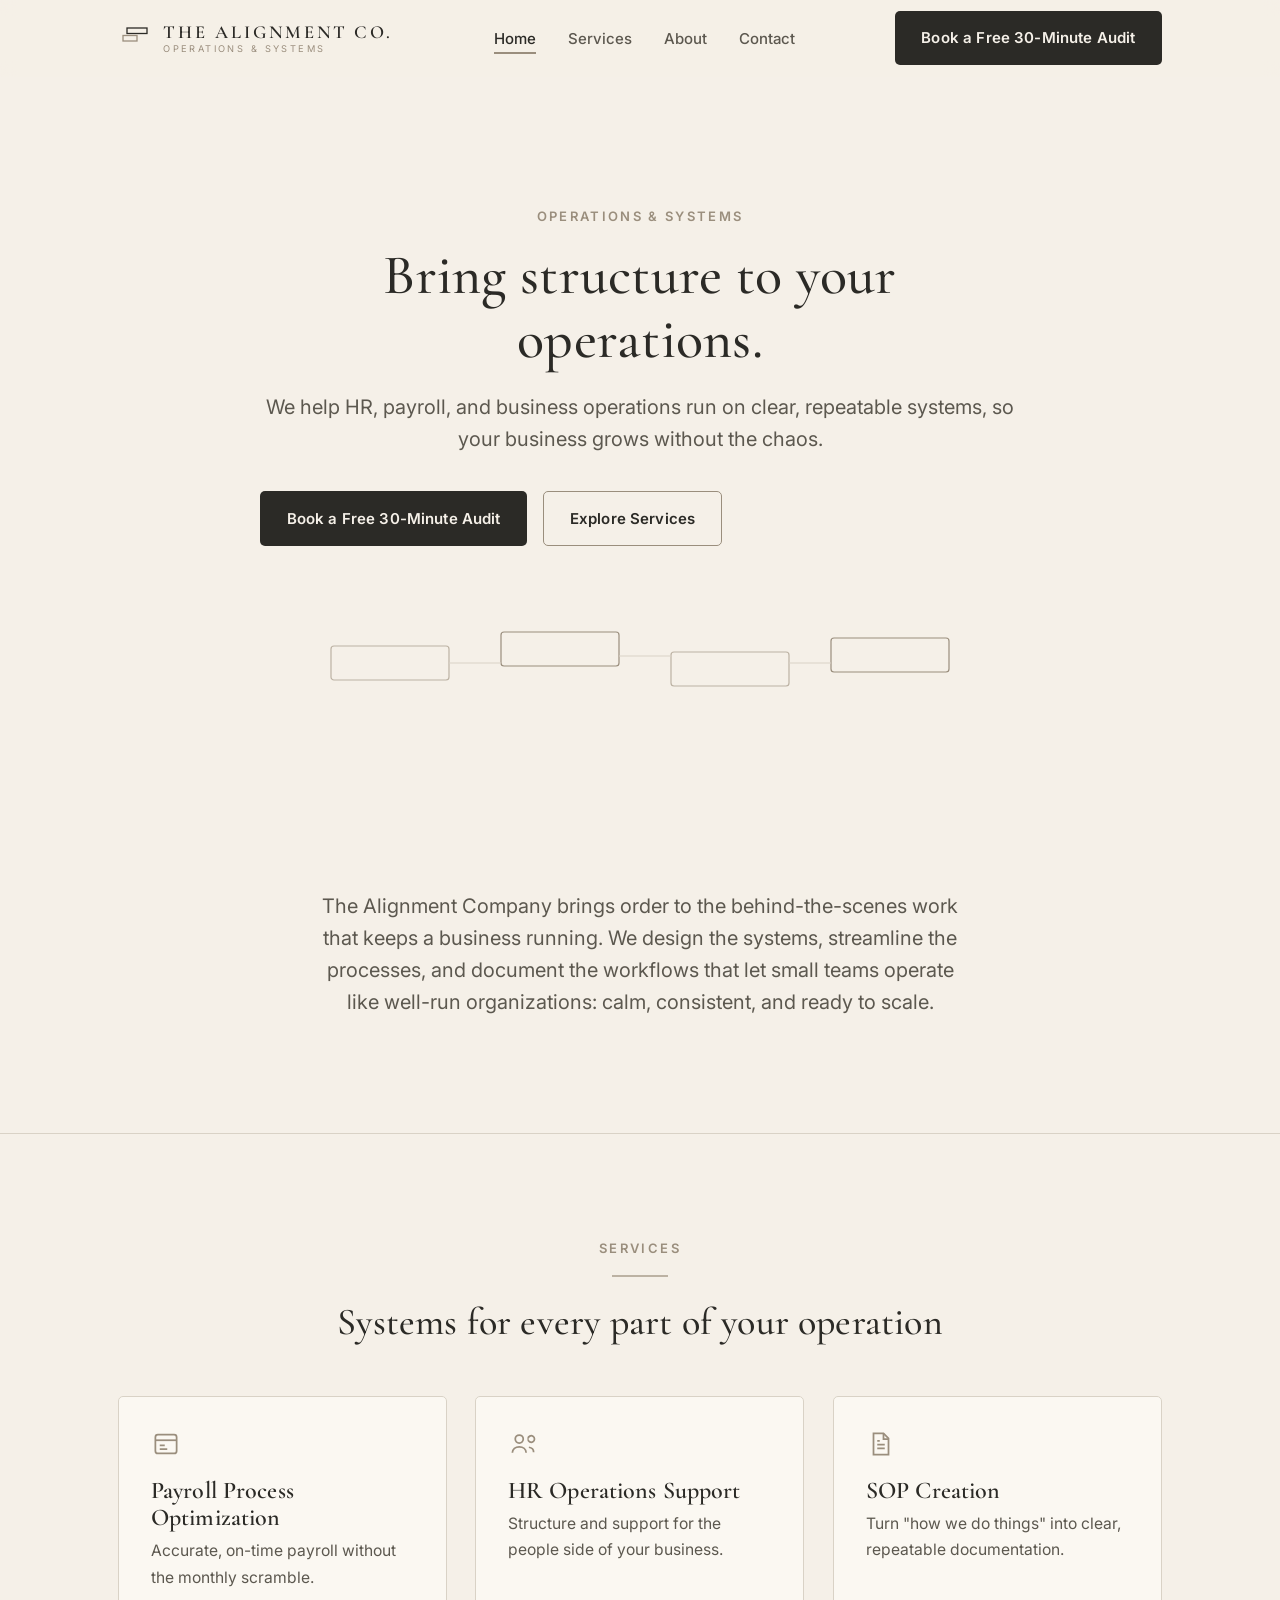
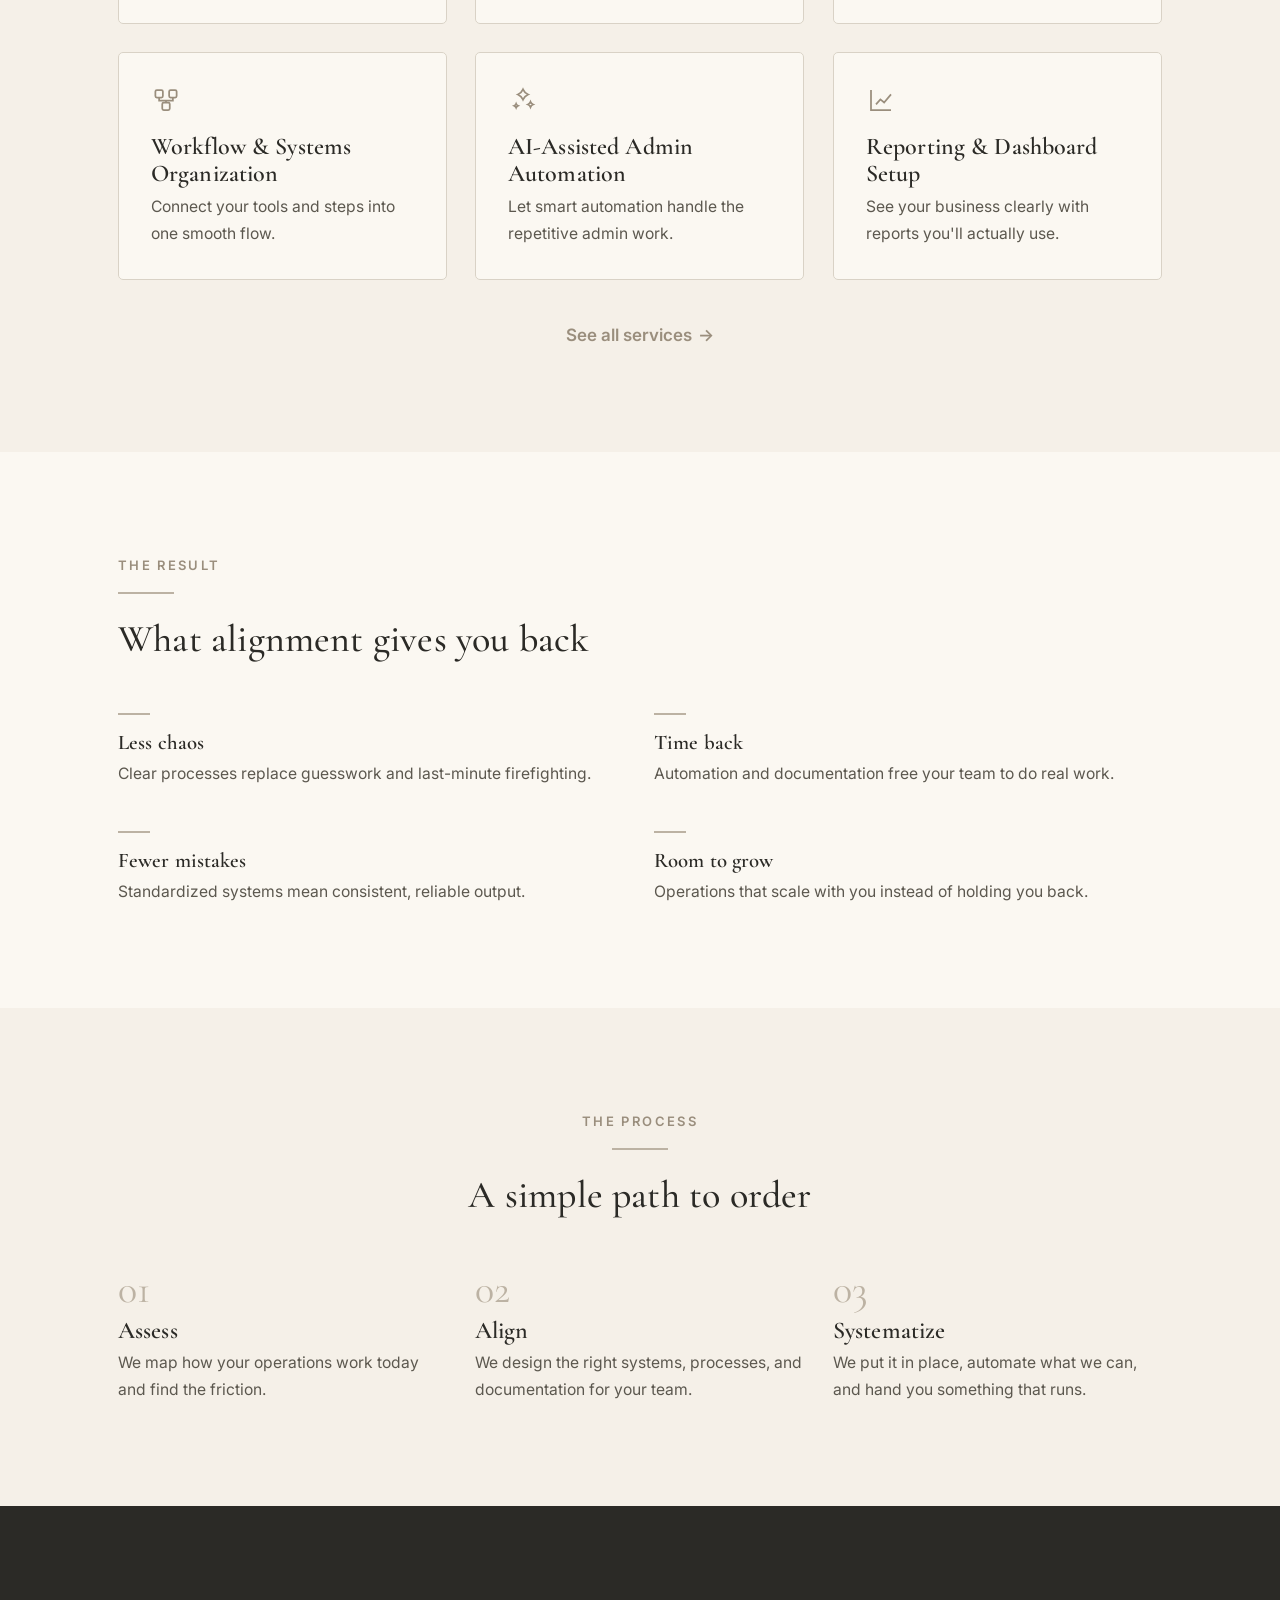
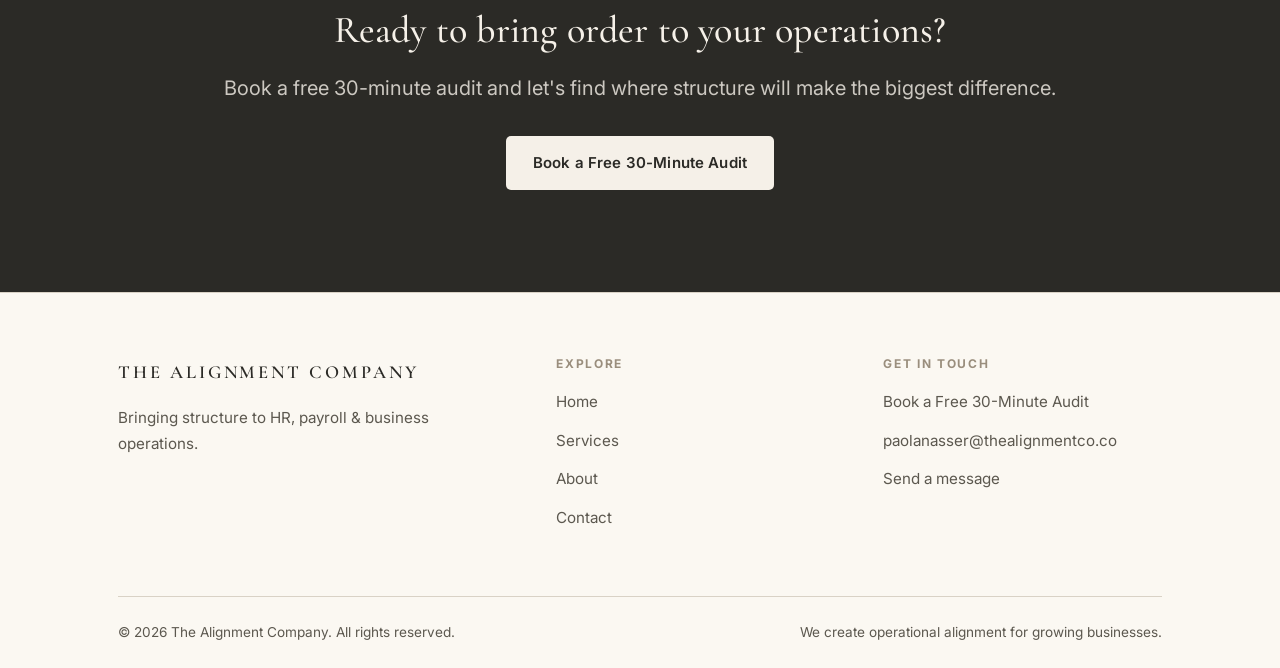
<file: index.html>
<!DOCTYPE html>
<html lang="en">
<head>
  <meta charset="UTF-8" />
  <meta name="viewport" content="width=device-width, initial-scale=1.0" />
  <title>The Alignment Company: Operations &amp; Systems for Growing Businesses</title>
  <meta name="description" content="We bring structure to HR, payroll &amp; business operations. Calm, repeatable systems that let your business grow without the chaos. Book a consultation." />
  <meta name="theme-color" content="#F5F0E8" />
  <link rel="icon" type="image/svg+xml" href="/favicon.svg" />

  <!-- Open Graph -->
  <meta property="og:title" content="The Alignment Company: Operations &amp; Systems" />
  <meta property="og:description" content="Bringing structure to HR, payroll &amp; business operations." />
  <meta property="og:type" content="website" />

  <!-- Fonts -->
  <link rel="preconnect" href="https://fonts.googleapis.com" />
  <link rel="preconnect" href="https://fonts.gstatic.com" crossorigin />
  <link href="https://fonts.googleapis.com/css2?family=Cormorant+Garamond:wght@500;600&family=Inter:wght@400;500;600;700&display=swap" rel="stylesheet" />

  <link rel="stylesheet" href="/css/styles.css" />

  <!-- Google Analytics (GA4): replace G-XXXXXXXXXX with the real Measurement ID -->
  <!--
  <script async src="https://www.googletagmanager.com/gtag/js?id=G-XXXXXXXXXX"></script>
  <script>
    window.dataLayer = window.dataLayer || [];
    function gtag(){dataLayer.push(arguments);}
    gtag('js', new Date());
    gtag('config', 'G-XXXXXXXXXX');
  </script>
  -->
</head>
<body>

  <!-- ============ HEADER ============ -->
  <header class="site-header">
    <div class="container">
      <nav class="nav" aria-label="Primary">
        <a class="brand" href="/" aria-label="The Alignment Company home">
          <svg class="brand__mark" width="34" height="34" viewBox="0 0 34 34" fill="none" aria-hidden="true">
            <rect x="9" y="7" width="20" height="5.5" stroke="#2B2A26" stroke-width="1.3"/>
            <rect x="5" y="14.5" width="14" height="5.5" stroke="#9A8E7D" stroke-width="1.3"/>
          </svg>
          <span class="brand__text">
            <span class="brand__name">The Alignment Co.</span>
            <span class="brand__sub">Operations &amp; Systems</span>
          </span>
        </a>

        <ul class="nav__links" id="nav-links">
          <li><a href="/" class="is-active">Home</a></li>
          <li><a href="/services/">Services</a></li>
          <li><a href="/about/">About</a></li>
          <li><a href="/contact/">Contact</a></li>
          <li class="nav__cta-mobile"><a class="btn btn--primary" href="/contact/#book">Book a Free 30-Minute Audit</a></li>
        </ul>

        <div class="nav__cta">
          <a class="btn btn--primary" href="/contact/#book">Book a Free 30-Minute Audit</a>
          <button class="nav__toggle" type="button" aria-label="Toggle menu" aria-expanded="false" aria-controls="nav-links">
            <span></span><span></span><span></span>
          </button>
        </div>
      </nav>
    </div>
  </header>

  <main>
    <!-- ============ HERO ============ -->
    <section class="hero">
      <div class="container">
        <div class="hero__inner reveal">
          <span class="eyebrow">Operations &amp; Systems</span>
          <h1>Bring structure to your operations.</h1>
          <p class="lead">We help HR, payroll, and business operations run on clear, repeatable systems, so your business grows without the chaos.</p>
          <div class="btn-row">
            <a class="btn btn--primary" href="/contact/#book">Book a Free 30-Minute Audit</a>
            <a class="btn btn--secondary" href="/services/">Explore Services</a>
          </div>
        </div>

        <!-- Thin workflow-line motif (echoes the logo's offset rectangles) -->
        <svg class="flow-motif reveal" viewBox="0 0 620 80" fill="none" aria-hidden="true">
          <rect x="1" y="28" width="118" height="34" rx="3" stroke="#BCB2A3" stroke-width="1.2"/>
          <rect x="171" y="14" width="118" height="34" rx="3" stroke="#9A8E7D" stroke-width="1.2"/>
          <rect x="341" y="34" width="118" height="34" rx="3" stroke="#BCB2A3" stroke-width="1.2"/>
          <rect x="501" y="20" width="118" height="34" rx="3" stroke="#9A8E7D" stroke-width="1.2"/>
          <path d="M119 45 H171" stroke="#D9D2C6" stroke-width="1.2"/>
          <path d="M289 38 H341" stroke="#D9D2C6" stroke-width="1.2"/>
          <path d="M459 45 H501" stroke="#D9D2C6" stroke-width="1.2"/>
        </svg>
      </div>
    </section>

    <!-- ============ WHAT WE DO ============ -->
    <section class="section section--tight">
      <div class="container">
        <div class="section-head center reveal">
          <p class="lead">The Alignment Company brings order to the behind-the-scenes work that keeps a business running. We design the systems, streamline the processes, and document the workflows that let small teams operate like well-run organizations: calm, consistent, and ready to scale.</p>
        </div>
      </div>
    </section>

    <hr class="hairline" />

    <!-- ============ SERVICES OVERVIEW ============ -->
    <section class="section">
      <div class="container">
        <div class="section-head center reveal">
          <span class="eyebrow">Services</span>
          <hr class="divider" />
          <h2>Systems for every part of your operation</h2>
        </div>

        <div class="grid grid--3">
          <article class="card reveal">
            <svg class="card__icon" width="30" height="30" viewBox="0 0 24 24" fill="none" stroke="currentColor" stroke-width="1.4" aria-hidden="true"><rect x="3.5" y="4.5" width="17" height="15" rx="2"/><path d="M3.5 9h17"/><path d="M7 13h4M7 16h6"/></svg>
            <h3>Payroll Process Optimization</h3>
            <p>Accurate, on-time payroll without the monthly scramble.</p>
          </article>

          <article class="card reveal">
            <svg class="card__icon" width="30" height="30" viewBox="0 0 24 24" fill="none" stroke="currentColor" stroke-width="1.4" aria-hidden="true"><circle cx="9" cy="8" r="3.2"/><path d="M3.5 19c0-3 2.5-4.8 5.5-4.8s5.5 1.8 5.5 4.8"/><path d="M16 8.2a2.6 2.6 0 1 0 0-.4M20.5 18.5c0-2.2-1.6-3.6-3.8-3.9"/></svg>
            <h3>HR Operations Support</h3>
            <p>Structure and support for the people side of your business.</p>
          </article>

          <article class="card reveal">
            <svg class="card__icon" width="30" height="30" viewBox="0 0 24 24" fill="none" stroke="currentColor" stroke-width="1.4" aria-hidden="true"><path d="M6 3.5h8l4 4V20.5H6z"/><path d="M14 3.5V8h4"/><path d="M9 12.5h6M9 15.5h6M9 9.5h2"/></svg>
            <h3>SOP Creation</h3>
            <p>Turn "how we do things" into clear, repeatable documentation.</p>
          </article>

          <article class="card reveal">
            <svg class="card__icon" width="30" height="30" viewBox="0 0 24 24" fill="none" stroke="currentColor" stroke-width="1.4" aria-hidden="true"><rect x="3.5" y="4" width="6" height="6" rx="1.2"/><rect x="14.5" y="4" width="6" height="6" rx="1.2"/><rect x="9" y="14" width="6" height="6" rx="1.2"/><path d="M6.5 10v2.5h11V10M12 12.5V14"/></svg>
            <h3>Workflow &amp; Systems Organization</h3>
            <p>Connect your tools and steps into one smooth flow.</p>
          </article>

          <article class="card reveal">
            <svg class="card__icon" width="30" height="30" viewBox="0 0 24 24" fill="none" stroke="currentColor" stroke-width="1.4" aria-hidden="true"><path d="M12 3.5c1 2.3 1.8 3.1 4.1 4.1-2.3 1-3.1 1.8-4.1 4.1-1-2.3-1.8-3.1-4.1-4.1 2.3-1 3.1-1.8 4.1-4.1Z"/><path d="M18 13.5c.5 1.2.9 1.6 2.1 2.1-1.2.5-1.6.9-2.1 2.1-.5-1.2-.9-1.6-2.1-2.1 1.2-.5 1.6-.9 2.1-2.1Z"/><path d="M6.5 15c.4.9.7 1.2 1.6 1.6-.9.4-1.2.7-1.6 1.6-.4-.9-.7-1.2-1.6-1.6.9-.4 1.2-.7 1.6-1.6Z"/></svg>
            <h3>AI-Assisted Admin Automation</h3>
            <p>Let smart automation handle the repetitive admin work.</p>
          </article>

          <article class="card reveal">
            <svg class="card__icon" width="30" height="30" viewBox="0 0 24 24" fill="none" stroke="currentColor" stroke-width="1.4" aria-hidden="true"><path d="M4 4v16h16"/><path d="M8 15.5l3.5-4 3 2.5L20 7.5"/></svg>
            <h3>Reporting &amp; Dashboard Setup</h3>
            <p>See your business clearly with reports you'll actually use.</p>
          </article>
        </div>

        <div class="text-center reveal" style="margin-top: 2.5rem;">
          <a class="link-arrow" href="/services/">See all services <span class="arrow">→</span></a>
        </div>
      </div>
    </section>

    <!-- ============ BENEFITS / RESULTS ============ -->
    <section class="section section--warm">
      <div class="container">
        <div class="section-head reveal">
          <span class="eyebrow">The Result</span>
          <hr class="divider" />
          <h2>What alignment gives you back</h2>
        </div>

        <div class="grid grid--2" style="row-gap: clamp(2rem,4vw,2.75rem);">
          <div class="benefit reveal">
            <div class="benefit__bar"></div>
            <h3>Less chaos</h3>
            <p>Clear processes replace guesswork and last-minute firefighting.</p>
          </div>
          <div class="benefit reveal">
            <div class="benefit__bar"></div>
            <h3>Time back</h3>
            <p>Automation and documentation free your team to do real work.</p>
          </div>
          <div class="benefit reveal">
            <div class="benefit__bar"></div>
            <h3>Fewer mistakes</h3>
            <p>Standardized systems mean consistent, reliable output.</p>
          </div>
          <div class="benefit reveal">
            <div class="benefit__bar"></div>
            <h3>Room to grow</h3>
            <p>Operations that scale with you instead of holding you back.</p>
          </div>
        </div>
      </div>
    </section>

    <!-- ============ HOW IT WORKS ============ -->
    <section class="section">
      <div class="container">
        <div class="section-head center reveal">
          <span class="eyebrow">The Process</span>
          <hr class="divider" />
          <h2>A simple path to order</h2>
        </div>

        <div class="grid grid--3 steps">
          <div class="step reveal">
            <div class="step__num">01</div>
            <h3>Assess</h3>
            <p>We map how your operations work today and find the friction.</p>
          </div>
          <div class="step reveal">
            <div class="step__num">02</div>
            <h3>Align</h3>
            <p>We design the right systems, processes, and documentation for your team.</p>
          </div>
          <div class="step reveal">
            <div class="step__num">03</div>
            <h3>Systematize</h3>
            <p>We put it in place, automate what we can, and hand you something that runs.</p>
          </div>
        </div>
      </div>
    </section>

    <!-- ============ CTA BANNER ============ -->
    <section class="section cta-banner">
      <div class="container reveal">
        <h2>Ready to bring order to your operations?</h2>
        <p class="lead">Book a free 30-minute audit and let's find where structure will make the biggest difference.</p>
        <div class="btn-row" style="justify-content:center;">
          <a class="btn btn--primary" href="/contact/#book">Book a Free 30-Minute Audit</a>
        </div>
      </div>
    </section>
  </main>

  <!-- ============ FOOTER ============ -->
  <footer class="site-footer">
    <div class="container">
      <div class="footer-grid">
        <div class="footer-brand">
          <span class="brand__name">The Alignment Company</span>
          <p>Bringing structure to HR, payroll &amp; business operations.</p>
        </div>
        <div class="footer-col">
          <h4>Explore</h4>
          <ul>
            <li><a href="/">Home</a></li>
            <li><a href="/services/">Services</a></li>
            <li><a href="/about/">About</a></li>
            <li><a href="/contact/">Contact</a></li>
          </ul>
        </div>
        <div class="footer-col">
          <h4>Get in touch</h4>
          <ul>
            <li><a href="/contact/#book">Book a Free 30-Minute Audit</a></li>
            <!-- Replace with real details when ready -->
            <li><a href="mailto:paolanasser@thealignmentco.co">paolanasser@thealignmentco.co</a></li>
            <li><a href="/contact/">Send a message</a></li>
          </ul>
        </div>
      </div>
      <div class="footer-bottom">
        <span>&copy; <span id="year">2026</span> The Alignment Company. All rights reserved.</span>
        <span>We create operational alignment for growing businesses.</span>
      </div>
    </div>
  </footer>

  <script src="/js/main.js"></script>
</body>
</html>
</file>
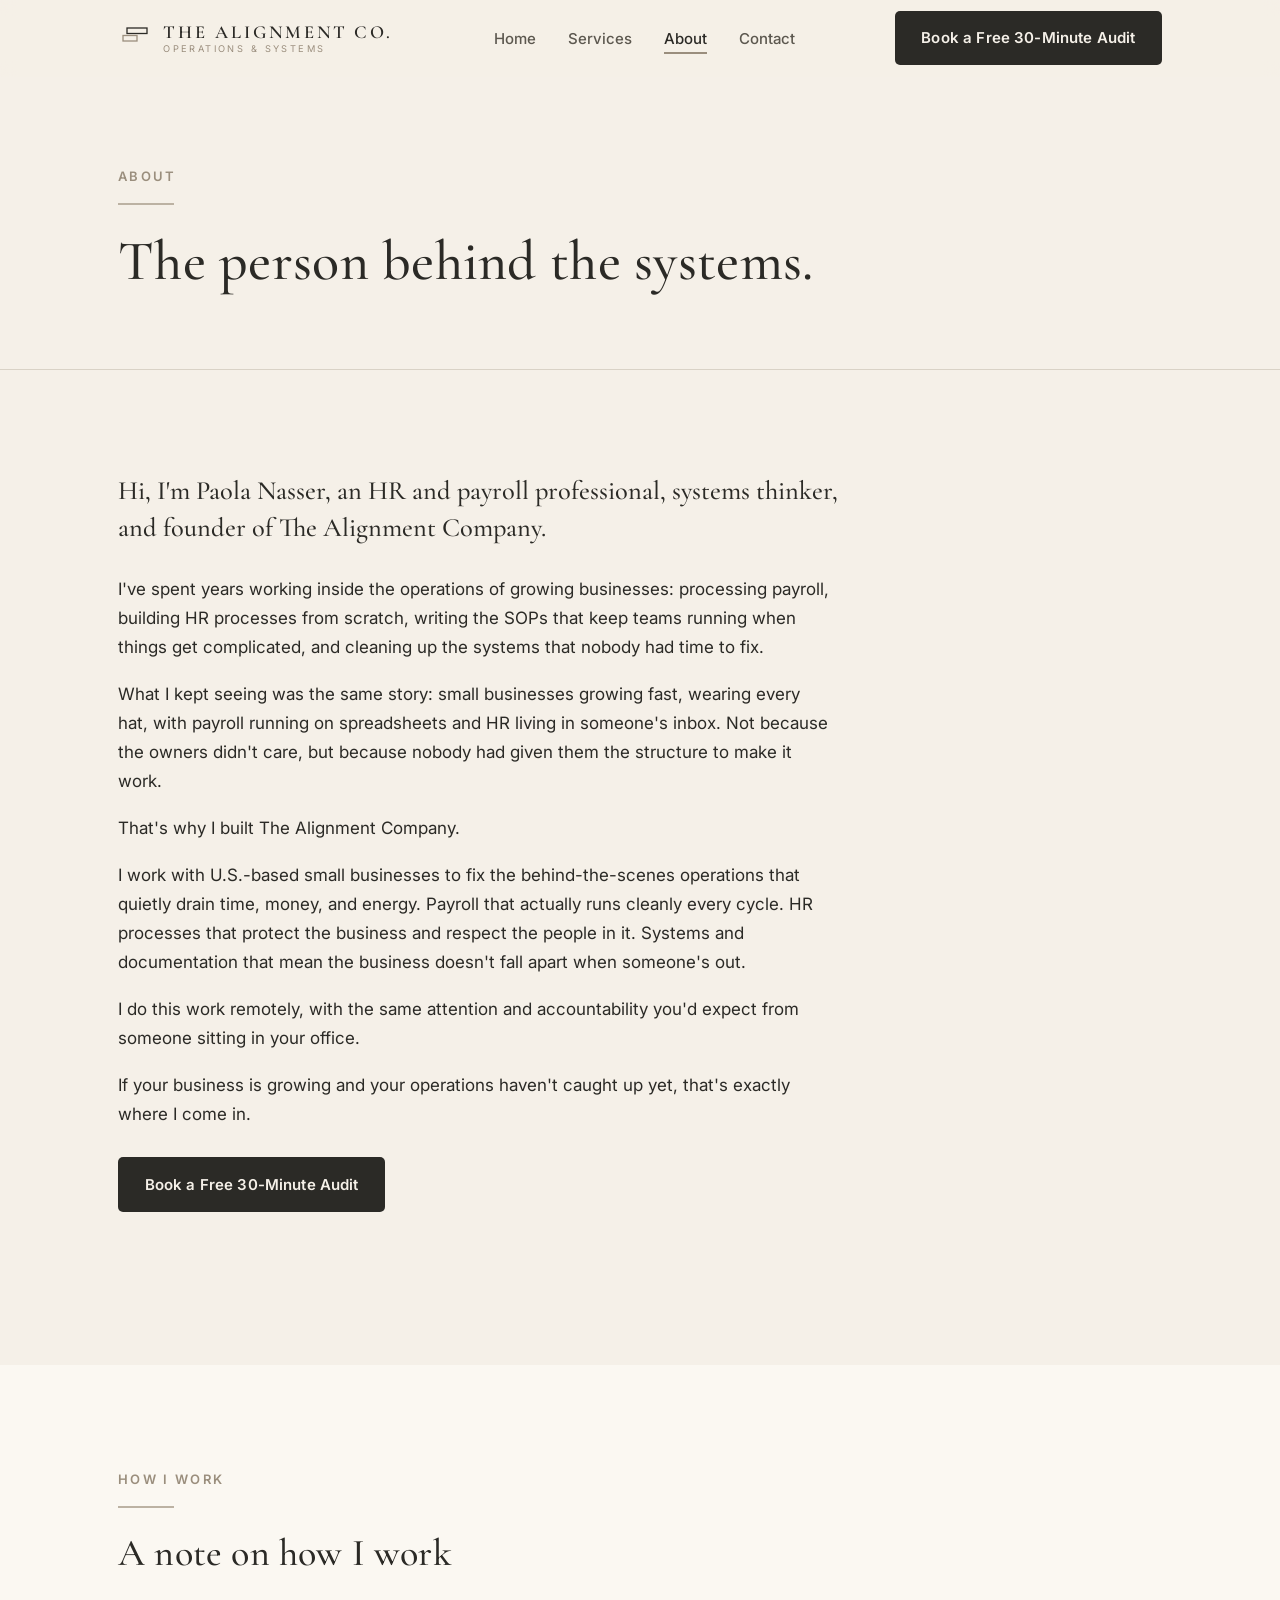
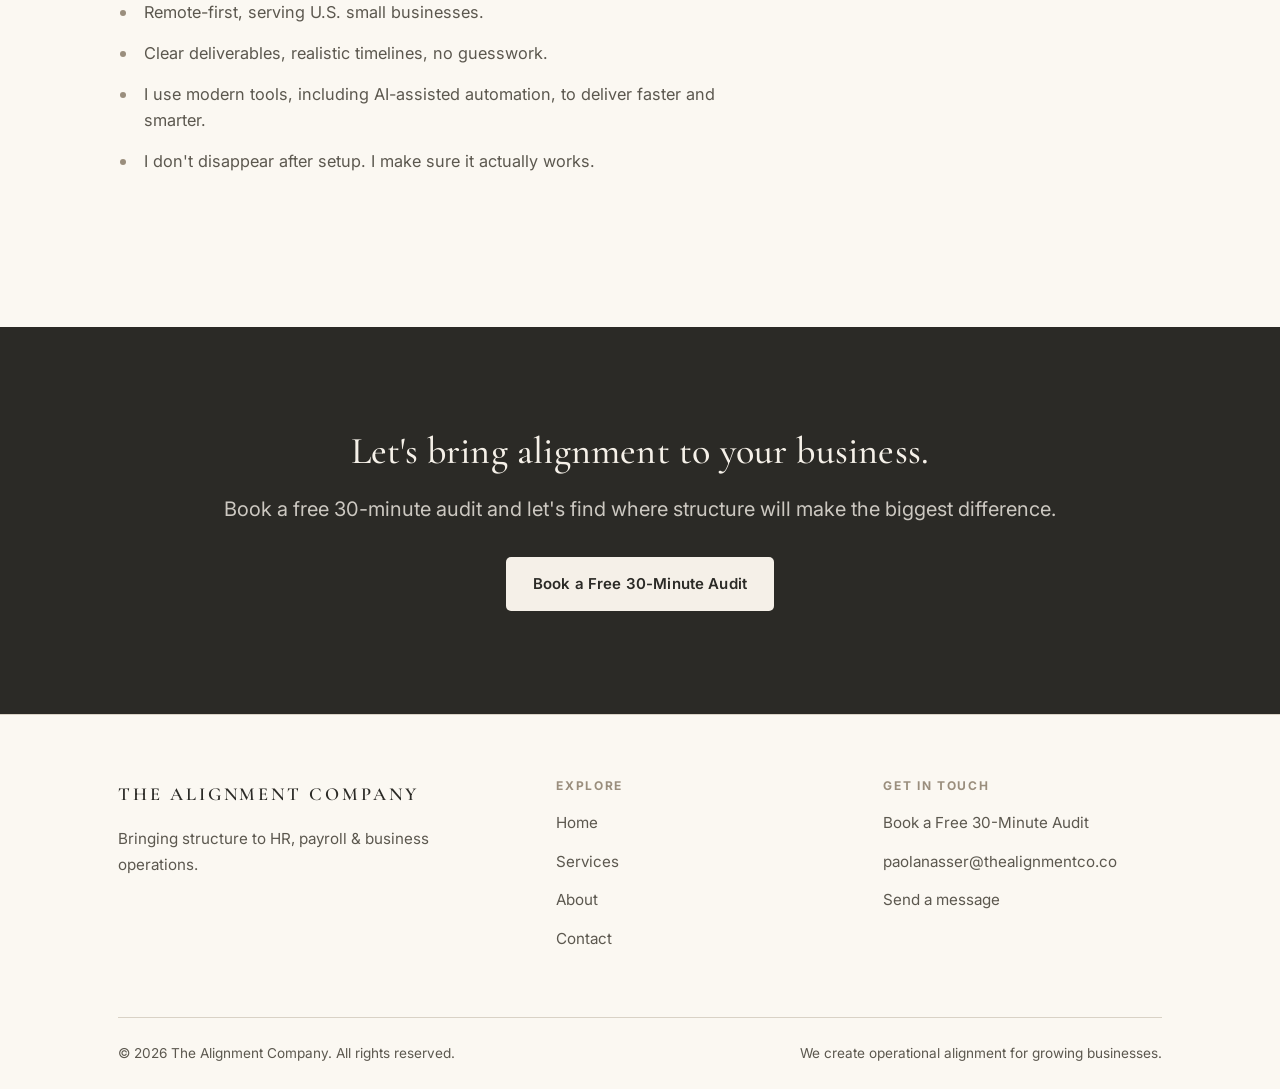
<file: about/index.html>
<!DOCTYPE html>
<html lang="en">
<head>
  <meta charset="UTF-8" />
  <meta name="viewport" content="width=device-width, initial-scale=1.0" />
  <title>About | Organizational Alignment &amp; Systems | The Alignment Company</title>
  <meta name="description" content="The Alignment Co partners with organizations navigating growth, transition, and operational complexity. We help leaders create clarity, strengthen alignment, and build adaptive systems." />
  <meta name="theme-color" content="#F5F0E8" />
  <link rel="icon" type="image/svg+xml" href="/favicon.svg" />

  <link rel="preconnect" href="https://fonts.googleapis.com" />
  <link rel="preconnect" href="https://fonts.gstatic.com" crossorigin />
  <link href="https://fonts.googleapis.com/css2?family=Cormorant+Garamond:wght@500;600&family=Inter:wght@400;500;600;700&display=swap" rel="stylesheet" />
  <link rel="stylesheet" href="/css/styles.css" />
</head>
<body>

  <!-- ============ HEADER ============ -->
  <header class="site-header">
    <div class="container">
      <nav class="nav" aria-label="Primary">
        <a class="brand" href="/" aria-label="The Alignment Company home">
          <svg class="brand__mark" width="34" height="34" viewBox="0 0 34 34" fill="none" aria-hidden="true">
            <rect x="9" y="7" width="20" height="5.5" stroke="#2B2A26" stroke-width="1.3"/>
            <rect x="5" y="14.5" width="14" height="5.5" stroke="#9A8E7D" stroke-width="1.3"/>
          </svg>
          <span class="brand__text">
            <span class="brand__name">The Alignment Co.</span>
            <span class="brand__sub">Operations &amp; Systems</span>
          </span>
        </a>
        <ul class="nav__links" id="nav-links">
          <li><a href="/">Home</a></li>
          <li><a href="/services/">Services</a></li>
          <li><a href="/about/" class="is-active">About</a></li>
          <li><a href="/contact/">Contact</a></li>
          <li class="nav__cta-mobile"><a class="btn btn--primary" href="/contact/#book">Book a Free 30-Minute Audit</a></li>
        </ul>
        <div class="nav__cta">
          <a class="btn btn--primary" href="/contact/#book">Book a Free 30-Minute Audit</a>
          <button class="nav__toggle" type="button" aria-label="Toggle menu" aria-expanded="false" aria-controls="nav-links">
            <span></span><span></span><span></span>
          </button>
        </div>
      </nav>
    </div>
  </header>

  <main>
    <!-- ============ PAGE HEADER ============ -->
    <section class="page-header">
      <div class="container">
        <div class="page-header__inner reveal">
          <span class="eyebrow">About</span>
          <hr class="divider" />
          <h1>The person behind the systems.</h1>
        </div>
      </div>
    </section>

    <hr class="hairline" />

    <!-- ============ FOUNDER NARRATIVE ============ -->
    <section class="section">
      <div class="container">
        <div class="section-head reveal" style="max-width: 68ch;">
          <p class="about-sub">Hi, I'm Paola Nasser, an HR and payroll professional, systems thinker, and founder of The Alignment Company.</p>
          <p>I've spent years working inside the operations of growing businesses: processing payroll, building HR processes from scratch, writing the SOPs that keep teams running when things get complicated, and cleaning up the systems that nobody had time to fix.</p>
          <p>What I kept seeing was the same story: small businesses growing fast, wearing every hat, with payroll running on spreadsheets and HR living in someone's inbox. Not because the owners didn't care, but because nobody had given them the structure to make it work.</p>
          <p>That's why I built The Alignment Company.</p>
          <p>I work with U.S.-based small businesses to fix the behind-the-scenes operations that quietly drain time, money, and energy. Payroll that actually runs cleanly every cycle. HR processes that protect the business and respect the people in it. Systems and documentation that mean the business doesn't fall apart when someone's out.</p>
          <p>I do this work remotely, with the same attention and accountability you'd expect from someone sitting in your office.</p>
          <p>If your business is growing and your operations haven't caught up yet, that's exactly where I come in.</p>
          <div class="btn-row" style="margin-top: 1.75rem;">
            <a class="btn btn--primary" href="/contact/#book">Book a Free 30-Minute Audit</a>
          </div>
        </div>
      </div>
    </section>

    <!-- ============ A NOTE ON HOW I WORK ============ -->
    <section class="section section--warm">
      <div class="container">
        <div class="section-head reveal">
          <span class="eyebrow">How I Work</span>
          <hr class="divider" />
          <h2>A note on how I work</h2>
          <ul class="note-list">
            <li>Remote-first, serving U.S. small businesses.</li>
            <li>Clear deliverables, realistic timelines, no guesswork.</li>
            <li>I use modern tools, including AI-assisted automation, to deliver faster and smarter.</li>
            <li>I don't disappear after setup. I make sure it actually works.</li>
          </ul>
        </div>
      </div>
    </section>

    <!-- ============ CTA BANNER ============ -->
    <section class="section cta-banner">
      <div class="container reveal">
        <h2>Let's bring alignment to your business.</h2>
        <p class="lead">Book a free 30-minute audit and let's find where structure will make the biggest difference.</p>
        <div class="btn-row" style="justify-content:center;">
          <a class="btn btn--primary" href="/contact/#book">Book a Free 30-Minute Audit</a>
        </div>
      </div>
    </section>
  </main>

  <!-- ============ FOOTER ============ -->
  <footer class="site-footer">
    <div class="container">
      <div class="footer-grid">
        <div class="footer-brand">
          <span class="brand__name">The Alignment Company</span>
          <p>Bringing structure to HR, payroll &amp; business operations.</p>
        </div>
        <div class="footer-col">
          <h4>Explore</h4>
          <ul>
            <li><a href="/">Home</a></li>
            <li><a href="/services/">Services</a></li>
            <li><a href="/about/">About</a></li>
            <li><a href="/contact/">Contact</a></li>
          </ul>
        </div>
        <div class="footer-col">
          <h4>Get in touch</h4>
          <ul>
            <li><a href="/contact/#book">Book a Free 30-Minute Audit</a></li>
            <li><a href="mailto:paolanasser@thealignmentco.co">paolanasser@thealignmentco.co</a></li>
            <li><a href="/contact/">Send a message</a></li>
          </ul>
        </div>
      </div>
      <div class="footer-bottom">
        <span>&copy; <span id="year">2026</span> The Alignment Company. All rights reserved.</span>
        <span>We create operational alignment for growing businesses.</span>
      </div>
    </div>
  </footer>

  <script src="/js/main.js"></script>
</body>
</html>
</file>
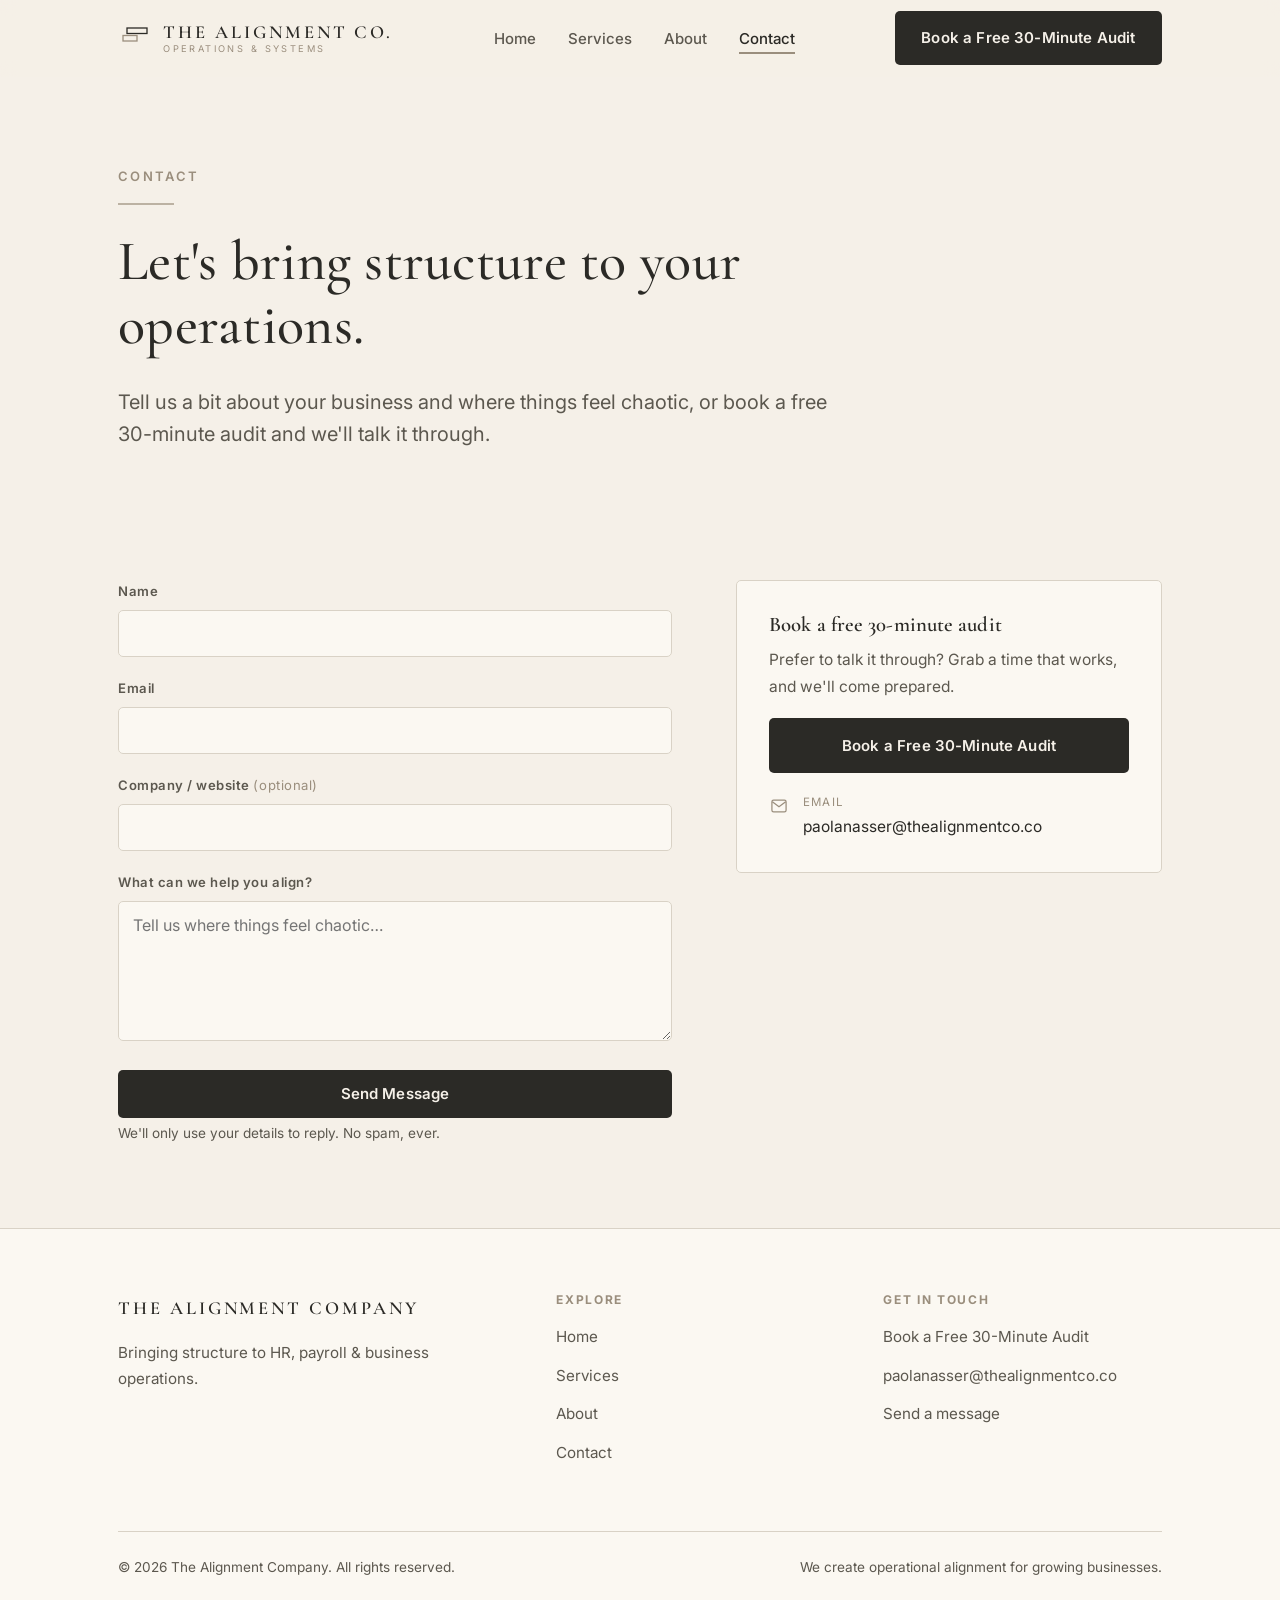
<file: contact/index.html>
<!DOCTYPE html>
<html lang="en">
<head>
  <meta charset="UTF-8" />
  <meta name="viewport" content="width=device-width, initial-scale=1.0" />
  <title>Contact &amp; Book a Free Audit | The Alignment Company</title>
  <meta name="description" content="Let's bring structure to your operations. Book a free 30-minute audit or send us a message." />
  <meta name="theme-color" content="#F5F0E8" />
  <link rel="icon" type="image/svg+xml" href="/favicon.svg" />

  <link rel="preconnect" href="https://fonts.googleapis.com" />
  <link rel="preconnect" href="https://fonts.gstatic.com" crossorigin />
  <link href="https://fonts.googleapis.com/css2?family=Cormorant+Garamond:wght@500;600&family=Inter:wght@400;500;600;700&display=swap" rel="stylesheet" />
  <link rel="stylesheet" href="/css/styles.css" />
</head>
<body>

  <!-- ============ HEADER ============ -->
  <header class="site-header">
    <div class="container">
      <nav class="nav" aria-label="Primary">
        <a class="brand" href="/" aria-label="The Alignment Company home">
          <svg class="brand__mark" width="34" height="34" viewBox="0 0 34 34" fill="none" aria-hidden="true">
            <rect x="9" y="7" width="20" height="5.5" stroke="#2B2A26" stroke-width="1.3"/>
            <rect x="5" y="14.5" width="14" height="5.5" stroke="#9A8E7D" stroke-width="1.3"/>
          </svg>
          <span class="brand__text">
            <span class="brand__name">The Alignment Co.</span>
            <span class="brand__sub">Operations &amp; Systems</span>
          </span>
        </a>
        <ul class="nav__links" id="nav-links">
          <li><a href="/">Home</a></li>
          <li><a href="/services/">Services</a></li>
          <li><a href="/about/">About</a></li>
          <li><a href="/contact/" class="is-active">Contact</a></li>
          <li class="nav__cta-mobile"><a class="btn btn--primary" href="#book">Book a Free 30-Minute Audit</a></li>
        </ul>
        <div class="nav__cta">
          <a class="btn btn--primary" href="#book">Book a Free 30-Minute Audit</a>
          <button class="nav__toggle" type="button" aria-label="Toggle menu" aria-expanded="false" aria-controls="nav-links">
            <span></span><span></span><span></span>
          </button>
        </div>
      </nav>
    </div>
  </header>

  <main>
    <!-- ============ PAGE HEADER ============ -->
    <section class="page-header">
      <div class="container">
        <div class="page-header__inner reveal">
          <span class="eyebrow">Contact</span>
          <hr class="divider" />
          <h1>Let's bring structure to your operations.</h1>
          <p class="lead">Tell us a bit about your business and where things feel chaotic, or book a free 30-minute audit and we'll talk it through.</p>
        </div>
      </div>
    </section>

    <!-- ============ CONTACT GRID ============ -->
    <section class="section section--tight">
      <div class="container">
        <div class="contact-grid">

          <!-- Contact form -->
          <div class="reveal">
            <div class="form-success" id="form-success" role="status">
              Thanks! We'll be in touch within one business day.
            </div>

            <!-- Connected to Formspree: submissions go to Paola's inbox + the Formspree dashboard.
                 main.js submits via fetch (AJAX) and shows the inline confirmation above. -->
            <form id="contact-form" action="https://formspree.io/f/mqejwynk" method="POST" novalidate>
              <input type="hidden" name="_subject" value="New inquiry from thealignmentco.co" />
              <div class="form-field">
                <label for="name">Name</label>
                <input type="text" id="name" name="name" autocomplete="name" required />
              </div>
              <div class="form-field">
                <label for="email">Email</label>
                <input type="email" id="email" name="email" autocomplete="email" required />
              </div>
              <div class="form-field">
                <label for="company">Company / website <span style="font-weight:400;color:var(--taupe);">(optional)</span></label>
                <input type="text" id="company" name="company" autocomplete="organization" />
              </div>
              <div class="form-field">
                <label for="message">What can we help you align?</label>
                <textarea id="message" name="message" required placeholder="Tell us where things feel chaotic…"></textarea>
              </div>
              <button class="btn btn--primary btn--block" type="submit">Send Message</button>
              <p class="form-note">We'll only use your details to reply. No spam, ever.</p>
            </form>
          </div>

          <!-- Direct contact / booking -->
          <aside class="contact-aside reveal" id="book">
            <h3>Book a free 30-minute audit</h3>
            <p style="color:var(--slate); font-size:.97rem;">Prefer to talk it through? Grab a time that works, and we'll come prepared.</p>
            <!-- Opens the Calendly popup via main.js; the href is the real link as a no-JS fallback. -->
            <a class="btn btn--primary btn--block" href="https://calendly.com/paolanasser10/30min" target="_blank" rel="noopener" data-booking>Book a Free 30-Minute Audit</a>

            <ul class="contact-list">
              <li>
                <svg class="ic" width="20" height="20" viewBox="0 0 24 24" fill="none" stroke="currentColor" stroke-width="1.5" aria-hidden="true"><rect x="3.5" y="5" width="17" height="14" rx="2"/><path d="M4 7l8 6 8-6"/></svg>
                <span>
                  <span class="lbl">Email</span>
                  <!-- Replace with real email -->
                  <a href="mailto:paolanasser@thealignmentco.co">paolanasser@thealignmentco.co</a>
                </span>
              </li>
            </ul>
          </aside>

        </div>
      </div>
    </section>
  </main>

  <!-- ============ FOOTER ============ -->
  <footer class="site-footer">
    <div class="container">
      <div class="footer-grid">
        <div class="footer-brand">
          <span class="brand__name">The Alignment Company</span>
          <p>Bringing structure to HR, payroll &amp; business operations.</p>
        </div>
        <div class="footer-col">
          <h4>Explore</h4>
          <ul>
            <li><a href="/">Home</a></li>
            <li><a href="/services/">Services</a></li>
            <li><a href="/about/">About</a></li>
            <li><a href="/contact/">Contact</a></li>
          </ul>
        </div>
        <div class="footer-col">
          <h4>Get in touch</h4>
          <ul>
            <li><a href="#book">Book a Free 30-Minute Audit</a></li>
            <li><a href="mailto:paolanasser@thealignmentco.co">paolanasser@thealignmentco.co</a></li>
            <li><a href="/contact/">Send a message</a></li>
          </ul>
        </div>
      </div>
      <div class="footer-bottom">
        <span>&copy; <span id="year">2026</span> The Alignment Company. All rights reserved.</span>
        <span>We create operational alignment for growing businesses.</span>
      </div>
    </div>
  </footer>

  <script src="/js/main.js"></script>
</body>
</html>
</file>
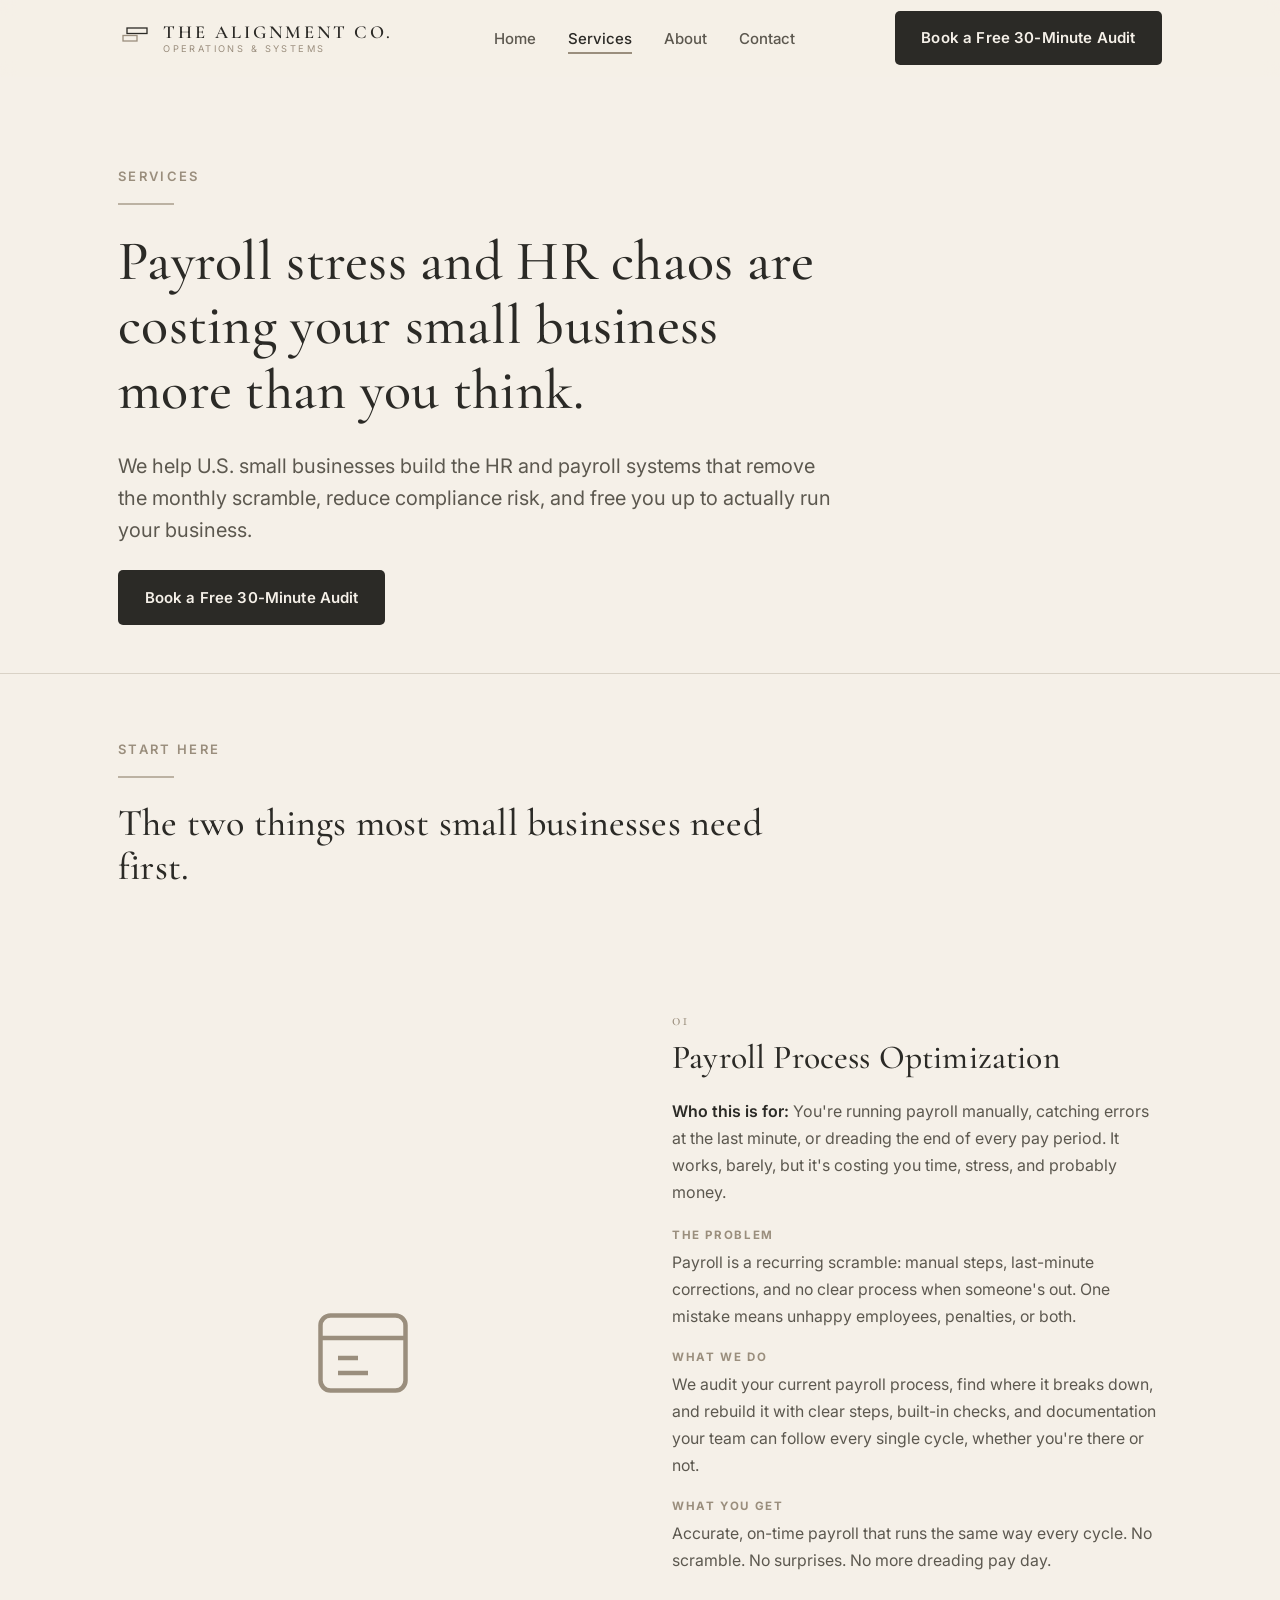
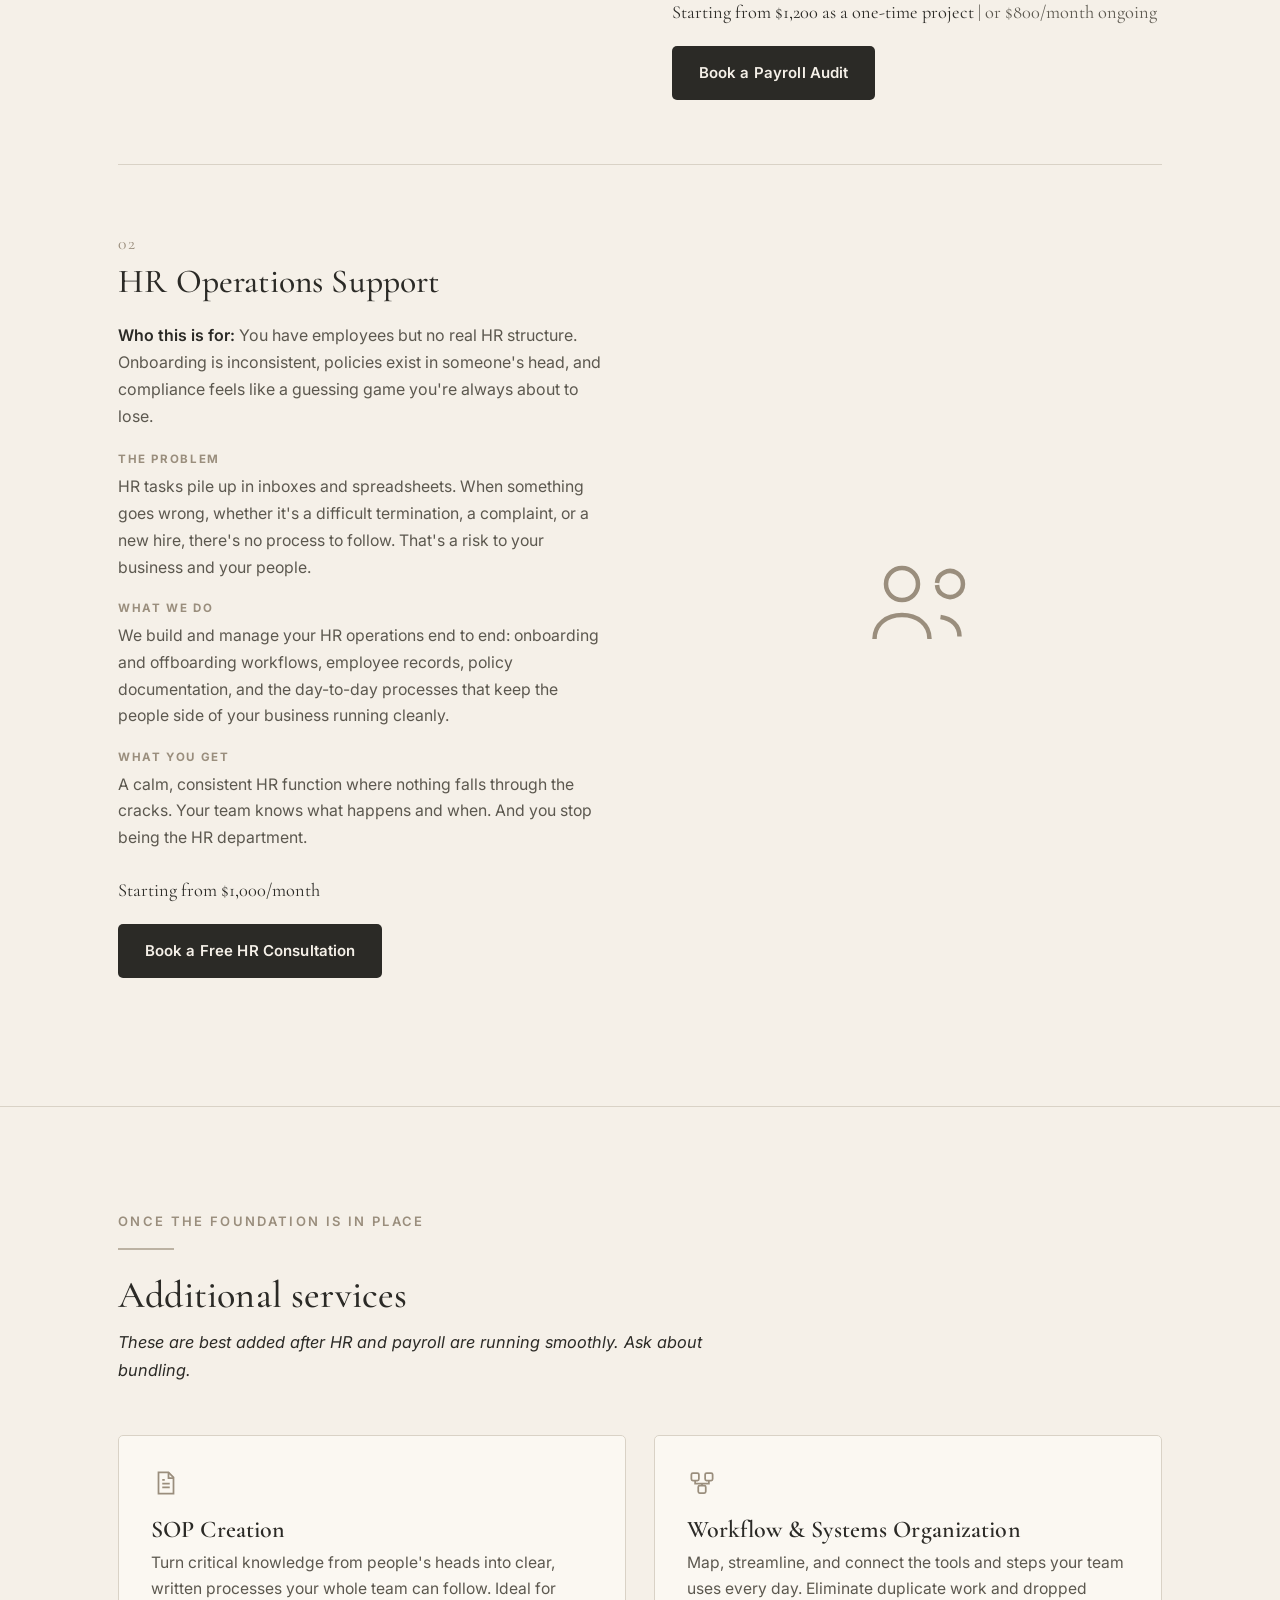
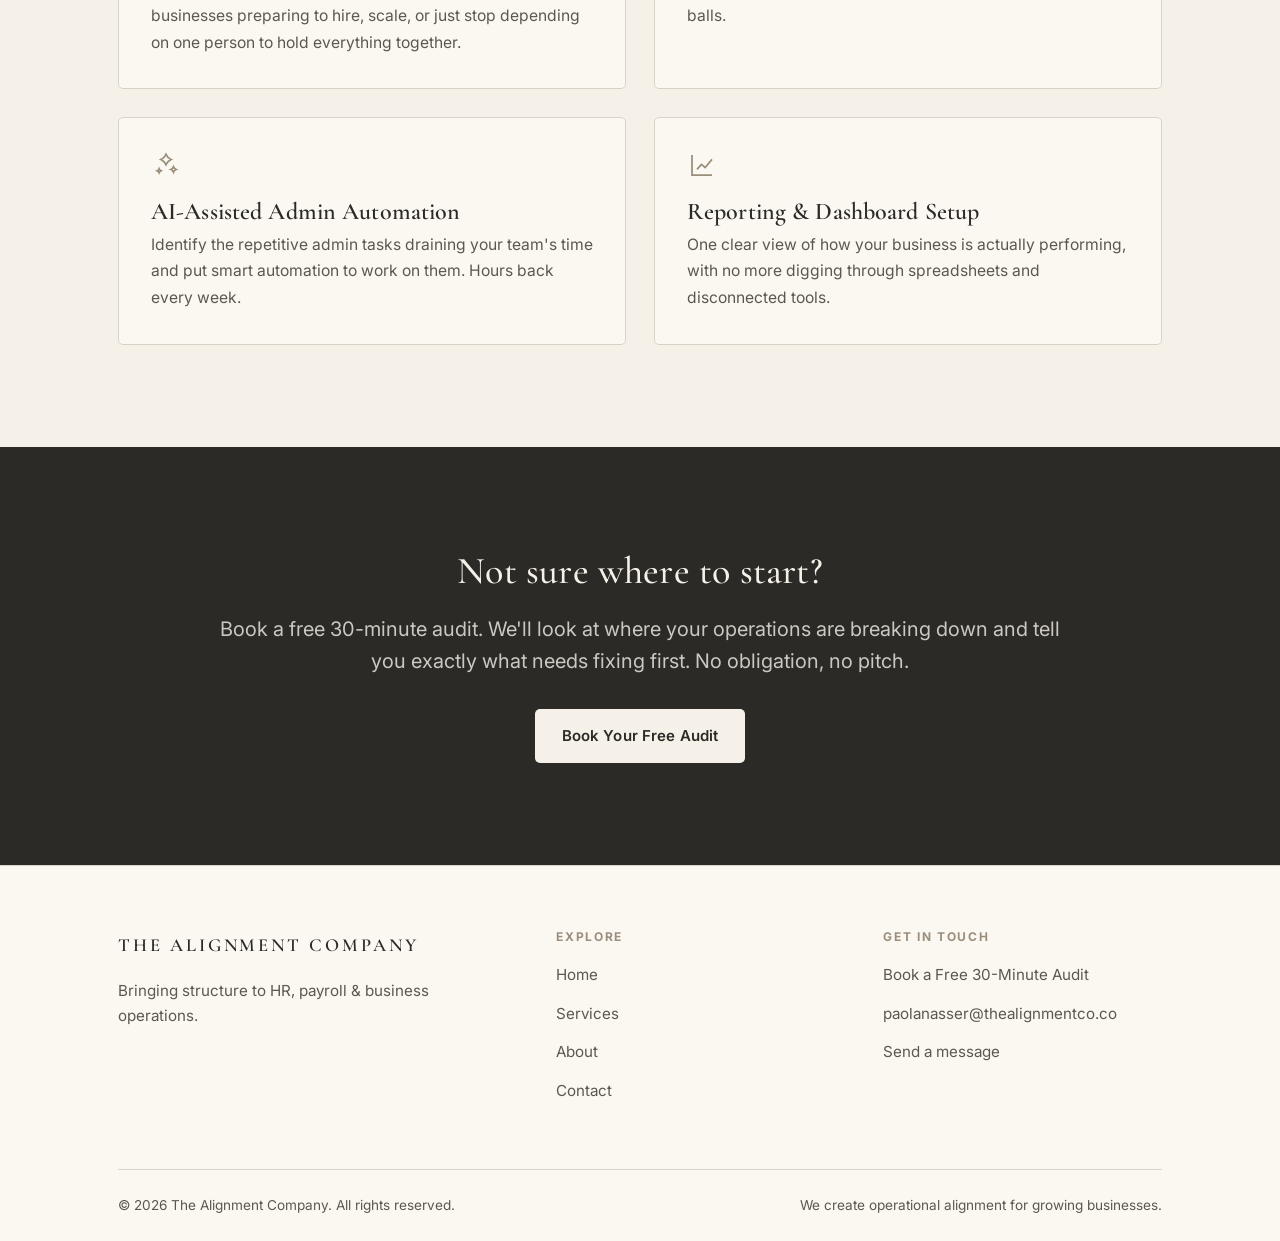
<file: services/index.html>
<!DOCTYPE html>
<html lang="en">
<head>
  <meta charset="UTF-8" />
  <meta name="viewport" content="width=device-width, initial-scale=1.0" />
  <title>Services: HR, Payroll, SOPs &amp; Workflow Systems | The Alignment Company</title>
  <meta name="description" content="HR operations, payroll optimization, SOP creation, workflow organization, AI admin automation, and reporting dashboards. See how we help." />
  <meta name="theme-color" content="#F5F0E8" />
  <link rel="icon" type="image/svg+xml" href="/favicon.svg" />

  <link rel="preconnect" href="https://fonts.googleapis.com" />
  <link rel="preconnect" href="https://fonts.gstatic.com" crossorigin />
  <link href="https://fonts.googleapis.com/css2?family=Cormorant+Garamond:wght@500;600&family=Inter:wght@400;500;600;700&display=swap" rel="stylesheet" />
  <link rel="stylesheet" href="/css/styles.css" />
</head>
<body>

  <!-- ============ HEADER ============ -->
  <header class="site-header">
    <div class="container">
      <nav class="nav" aria-label="Primary">
        <a class="brand" href="/" aria-label="The Alignment Company home">
          <svg class="brand__mark" width="34" height="34" viewBox="0 0 34 34" fill="none" aria-hidden="true">
            <rect x="9" y="7" width="20" height="5.5" stroke="#2B2A26" stroke-width="1.3"/>
            <rect x="5" y="14.5" width="14" height="5.5" stroke="#9A8E7D" stroke-width="1.3"/>
          </svg>
          <span class="brand__text">
            <span class="brand__name">The Alignment Co.</span>
            <span class="brand__sub">Operations &amp; Systems</span>
          </span>
        </a>
        <ul class="nav__links" id="nav-links">
          <li><a href="/">Home</a></li>
          <li><a href="/services/" class="is-active">Services</a></li>
          <li><a href="/about/">About</a></li>
          <li><a href="/contact/">Contact</a></li>
          <li class="nav__cta-mobile"><a class="btn btn--primary" href="/contact/#book">Book a Free 30-Minute Audit</a></li>
        </ul>
        <div class="nav__cta">
          <a class="btn btn--primary" href="/contact/#book">Book a Free 30-Minute Audit</a>
          <button class="nav__toggle" type="button" aria-label="Toggle menu" aria-expanded="false" aria-controls="nav-links">
            <span></span><span></span><span></span>
          </button>
        </div>
      </nav>
    </div>
  </header>

  <main>
    <!-- ============ PAGE HEADER ============ -->
    <section class="page-header">
      <div class="container">
        <div class="page-header__inner reveal">
          <span class="eyebrow">Services</span>
          <hr class="divider" />
          <h1>Payroll stress and HR chaos are costing your small business more than you think.</h1>
          <p class="lead">We help U.S. small businesses build the HR and payroll systems that remove the monthly scramble, reduce compliance risk, and free you up to actually run your business.</p>
          <div class="btn-row" style="margin-top: 1.5rem;">
            <a class="btn btn--primary" href="/contact/#book">Book a Free 30-Minute Audit</a>
          </div>
        </div>
      </div>
    </section>

    <hr class="hairline" />

    <!-- ============ LEAD SERVICES ============ -->
    <section class="section--tight">
      <div class="container">
        <div class="section-head reveal">
          <span class="eyebrow">Start Here</span>
          <hr class="divider" />
          <h2>The two things most small businesses need first.</h2>
        </div>

        <!-- 01. Payroll Process Optimization (lead) -->
        <article class="service reveal" id="payroll">
          <div class="service__body">
            <span class="service__num">01</span>
            <h2>Payroll Process Optimization</h2>
            <p class="service__who"><strong>Who this is for:</strong> You're running payroll manually, catching errors at the last minute, or dreading the end of every pay period. It works, barely, but it's costing you time, stress, and probably money.</p>
            <ul class="pso">
              <li><span class="pso__label">The Problem</span><p>Payroll is a recurring scramble: manual steps, last-minute corrections, and no clear process when someone's out. One mistake means unhappy employees, penalties, or both.</p></li>
              <li><span class="pso__label">What We Do</span><p>We audit your current payroll process, find where it breaks down, and rebuild it with clear steps, built-in checks, and documentation your team can follow every single cycle, whether you're there or not.</p></li>
              <li><span class="pso__label">What You Get</span><p>Accurate, on-time payroll that runs the same way every cycle. No scramble. No surprises. No more dreading pay day.</p></li>
            </ul>
            <p class="service__price">Starting from $1,200 as a one-time project <span class="alt">| or $800/month ongoing</span></p>
            <div class="btn-row">
              <a class="btn btn--primary" href="/contact/#book">Book a Payroll Audit</a>
            </div>
          </div>
          <div class="service__media">
            <svg width="120" height="120" viewBox="0 0 24 24" fill="none" stroke="currentColor" stroke-width="0.9" aria-hidden="true"><rect x="3.5" y="4.5" width="17" height="15" rx="2"/><path d="M3.5 9h17"/><path d="M7 13h4M7 16h6"/></svg>
          </div>
        </article>

        <!-- 02. HR Operations Support (retainer) -->
        <article class="service reveal" id="hr-operations">
          <div class="service__body">
            <span class="service__num">02</span>
            <h2>HR Operations Support</h2>
            <p class="service__who"><strong>Who this is for:</strong> You have employees but no real HR structure. Onboarding is inconsistent, policies exist in someone's head, and compliance feels like a guessing game you're always about to lose.</p>
            <ul class="pso">
              <li><span class="pso__label">The Problem</span><p>HR tasks pile up in inboxes and spreadsheets. When something goes wrong, whether it's a difficult termination, a complaint, or a new hire, there's no process to follow. That's a risk to your business and your people.</p></li>
              <li><span class="pso__label">What We Do</span><p>We build and manage your HR operations end to end: onboarding and offboarding workflows, employee records, policy documentation, and the day-to-day processes that keep the people side of your business running cleanly.</p></li>
              <li><span class="pso__label">What You Get</span><p>A calm, consistent HR function where nothing falls through the cracks. Your team knows what happens and when. And you stop being the HR department.</p></li>
            </ul>
            <p class="service__price">Starting from $1,000/month</p>
            <div class="btn-row">
              <a class="btn btn--primary" href="/contact/#book">Book a Free HR Consultation</a>
            </div>
          </div>
          <div class="service__media">
            <svg width="120" height="120" viewBox="0 0 24 24" fill="none" stroke="currentColor" stroke-width="0.9" aria-hidden="true"><circle cx="9" cy="8" r="3.2"/><path d="M3.5 19c0-3 2.5-4.8 5.5-4.8s5.5 1.8 5.5 4.8"/><path d="M16 8.2a2.6 2.6 0 1 0 0-.4M20.5 18.5c0-2.2-1.6-3.6-3.8-3.9"/></svg>
          </div>
        </article>

      </div>
    </section>

    <hr class="hairline" />

    <!-- ============ ADDITIONAL SERVICES ============ -->
    <section class="section">
      <div class="container">
        <div class="section-head reveal">
          <span class="eyebrow">Once The Foundation Is In Place</span>
          <hr class="divider" />
          <h2>Additional services</h2>
          <p class="section-sub"><em>These are best added after HR and payroll are running smoothly. Ask about bundling.</em></p>
        </div>

        <div class="grid grid--2">
          <article class="card reveal" id="sops">
            <svg class="card__icon" width="30" height="30" viewBox="0 0 24 24" fill="none" stroke="currentColor" stroke-width="1.4" aria-hidden="true"><path d="M6 3.5h8l4 4V20.5H6z"/><path d="M14 3.5V8h4"/><path d="M9 12.5h6M9 15.5h6M9 9.5h2"/></svg>
            <h3>SOP Creation</h3>
            <p>Turn critical knowledge from people's heads into clear, written processes your whole team can follow. Ideal for businesses preparing to hire, scale, or just stop depending on one person to hold everything together.</p>
          </article>

          <article class="card reveal" id="workflow">
            <svg class="card__icon" width="30" height="30" viewBox="0 0 24 24" fill="none" stroke="currentColor" stroke-width="1.4" aria-hidden="true"><rect x="3.5" y="4" width="6" height="6" rx="1.2"/><rect x="14.5" y="4" width="6" height="6" rx="1.2"/><rect x="9" y="14" width="6" height="6" rx="1.2"/><path d="M6.5 10v2.5h11V10M12 12.5V14"/></svg>
            <h3>Workflow &amp; Systems Organization</h3>
            <p>Map, streamline, and connect the tools and steps your team uses every day. Eliminate duplicate work and dropped balls.</p>
          </article>

          <article class="card reveal" id="ai-automation">
            <svg class="card__icon" width="30" height="30" viewBox="0 0 24 24" fill="none" stroke="currentColor" stroke-width="1.4" aria-hidden="true"><path d="M12 3.5c1 2.3 1.8 3.1 4.1 4.1-2.3 1-3.1 1.8-4.1 4.1-1-2.3-1.8-3.1-4.1-4.1 2.3-1 3.1-1.8 4.1-4.1Z"/><path d="M18 13.5c.5 1.2.9 1.6 2.1 2.1-1.2.5-1.6.9-2.1 2.1-.5-1.2-.9-1.6-2.1-2.1 1.2-.5 1.6-.9 2.1-2.1Z"/><path d="M6.5 15c.4.9.7 1.2 1.6 1.6-.9.4-1.2.7-1.6 1.6-.4-.9-.7-1.2-1.6-1.6.9-.4 1.2-.7 1.6-1.6Z"/></svg>
            <h3>AI-Assisted Admin Automation</h3>
            <p>Identify the repetitive admin tasks draining your team's time and put smart automation to work on them. Hours back every week.</p>
          </article>

          <article class="card reveal" id="reporting">
            <svg class="card__icon" width="30" height="30" viewBox="0 0 24 24" fill="none" stroke="currentColor" stroke-width="1.4" aria-hidden="true"><path d="M4 4v16h16"/><path d="M8 15.5l3.5-4 3 2.5L20 7.5"/></svg>
            <h3>Reporting &amp; Dashboard Setup</h3>
            <p>One clear view of how your business is actually performing, with no more digging through spreadsheets and disconnected tools.</p>
          </article>
        </div>
      </div>
    </section>

    <!-- ============ CTA BANNER ============ -->
    <section class="section cta-banner">
      <div class="container reveal">
        <h2>Not sure where to start?</h2>
        <p class="lead">Book a free 30-minute audit. We'll look at where your operations are breaking down and tell you exactly what needs fixing first. No obligation, no pitch.</p>
        <div class="btn-row" style="justify-content:center;">
          <a class="btn btn--primary" href="/contact/#book">Book Your Free Audit</a>
        </div>
      </div>
    </section>
  </main>

  <!-- ============ FOOTER ============ -->
  <footer class="site-footer">
    <div class="container">
      <div class="footer-grid">
        <div class="footer-brand">
          <span class="brand__name">The Alignment Company</span>
          <p>Bringing structure to HR, payroll &amp; business operations.</p>
        </div>
        <div class="footer-col">
          <h4>Explore</h4>
          <ul>
            <li><a href="/">Home</a></li>
            <li><a href="/services/">Services</a></li>
            <li><a href="/about/">About</a></li>
            <li><a href="/contact/">Contact</a></li>
          </ul>
        </div>
        <div class="footer-col">
          <h4>Get in touch</h4>
          <ul>
            <li><a href="/contact/#book">Book a Free 30-Minute Audit</a></li>
            <li><a href="mailto:paolanasser@thealignmentco.co">paolanasser@thealignmentco.co</a></li>
            <li><a href="/contact/">Send a message</a></li>
          </ul>
        </div>
      </div>
      <div class="footer-bottom">
        <span>&copy; <span id="year">2026</span> The Alignment Company. All rights reserved.</span>
        <span>We create operational alignment for growing businesses.</span>
      </div>
    </div>
  </footer>

  <script src="/js/main.js"></script>
</body>
</html>
</file>
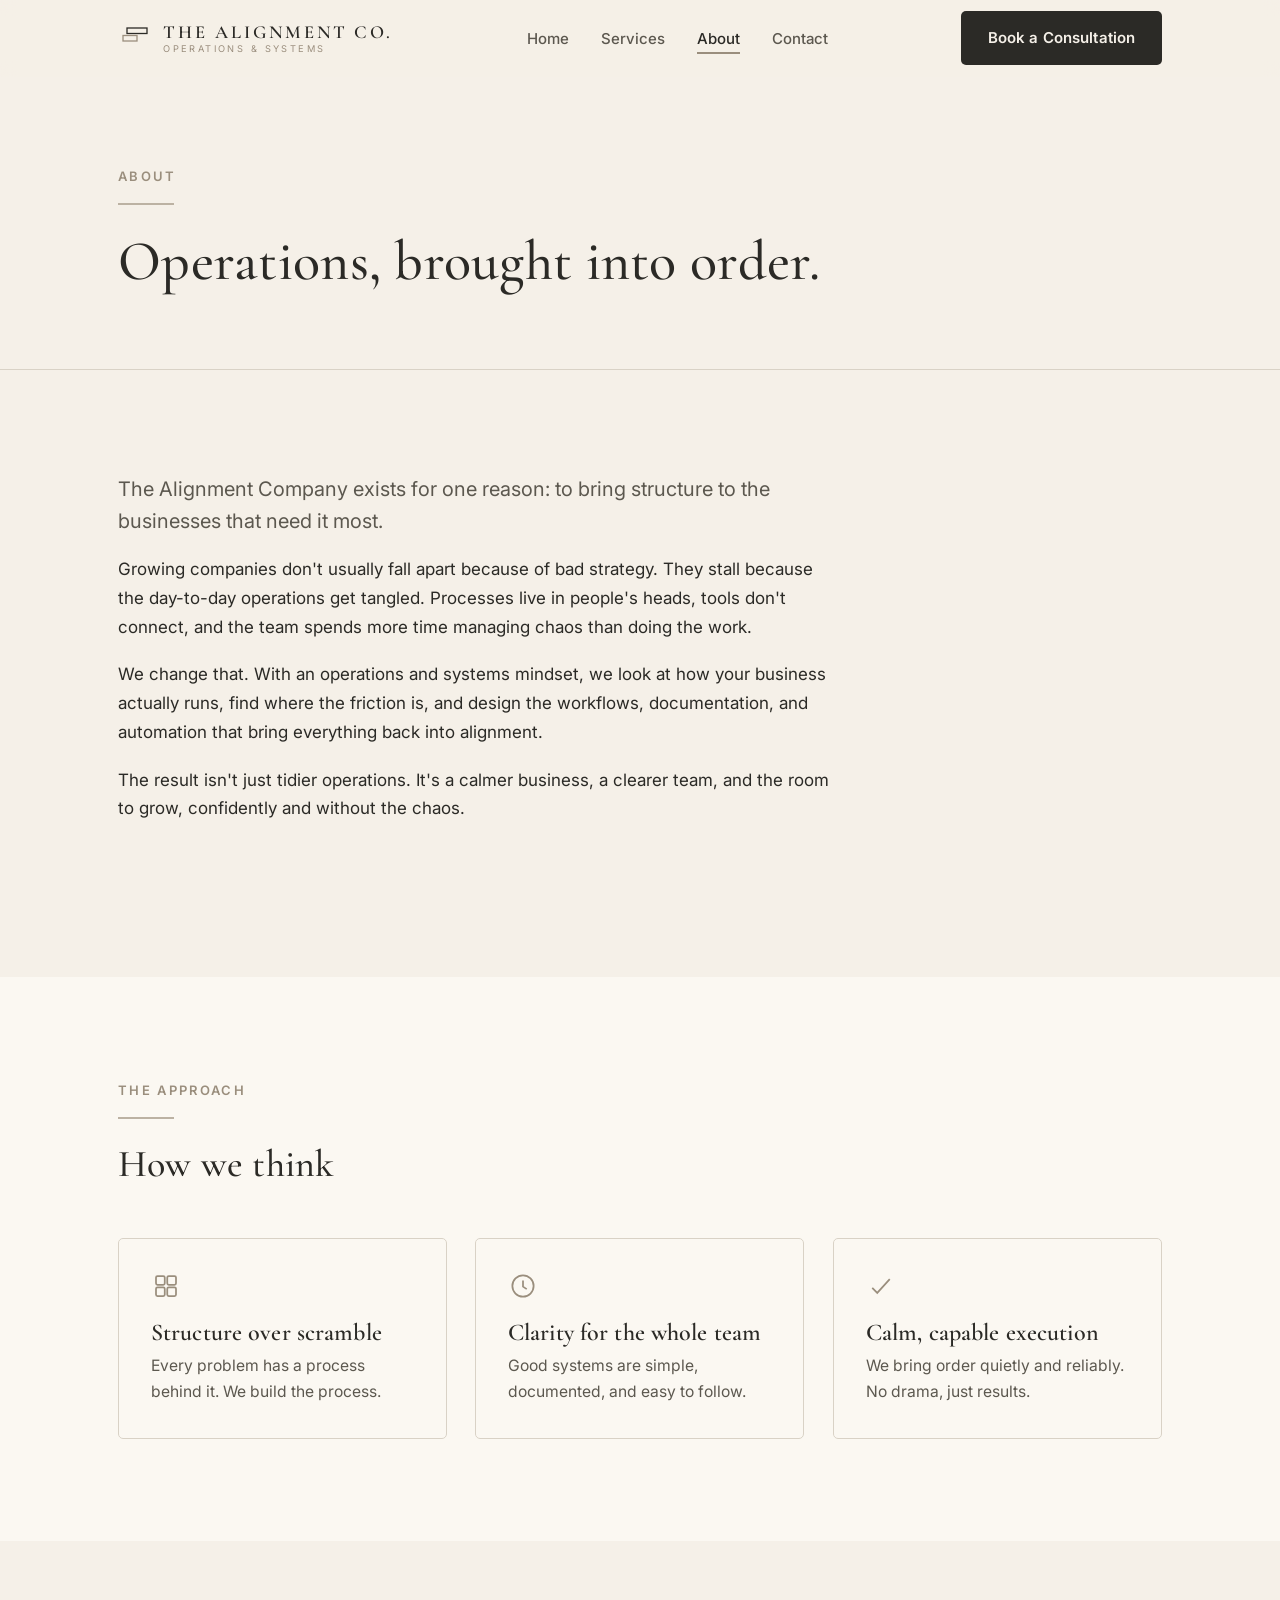
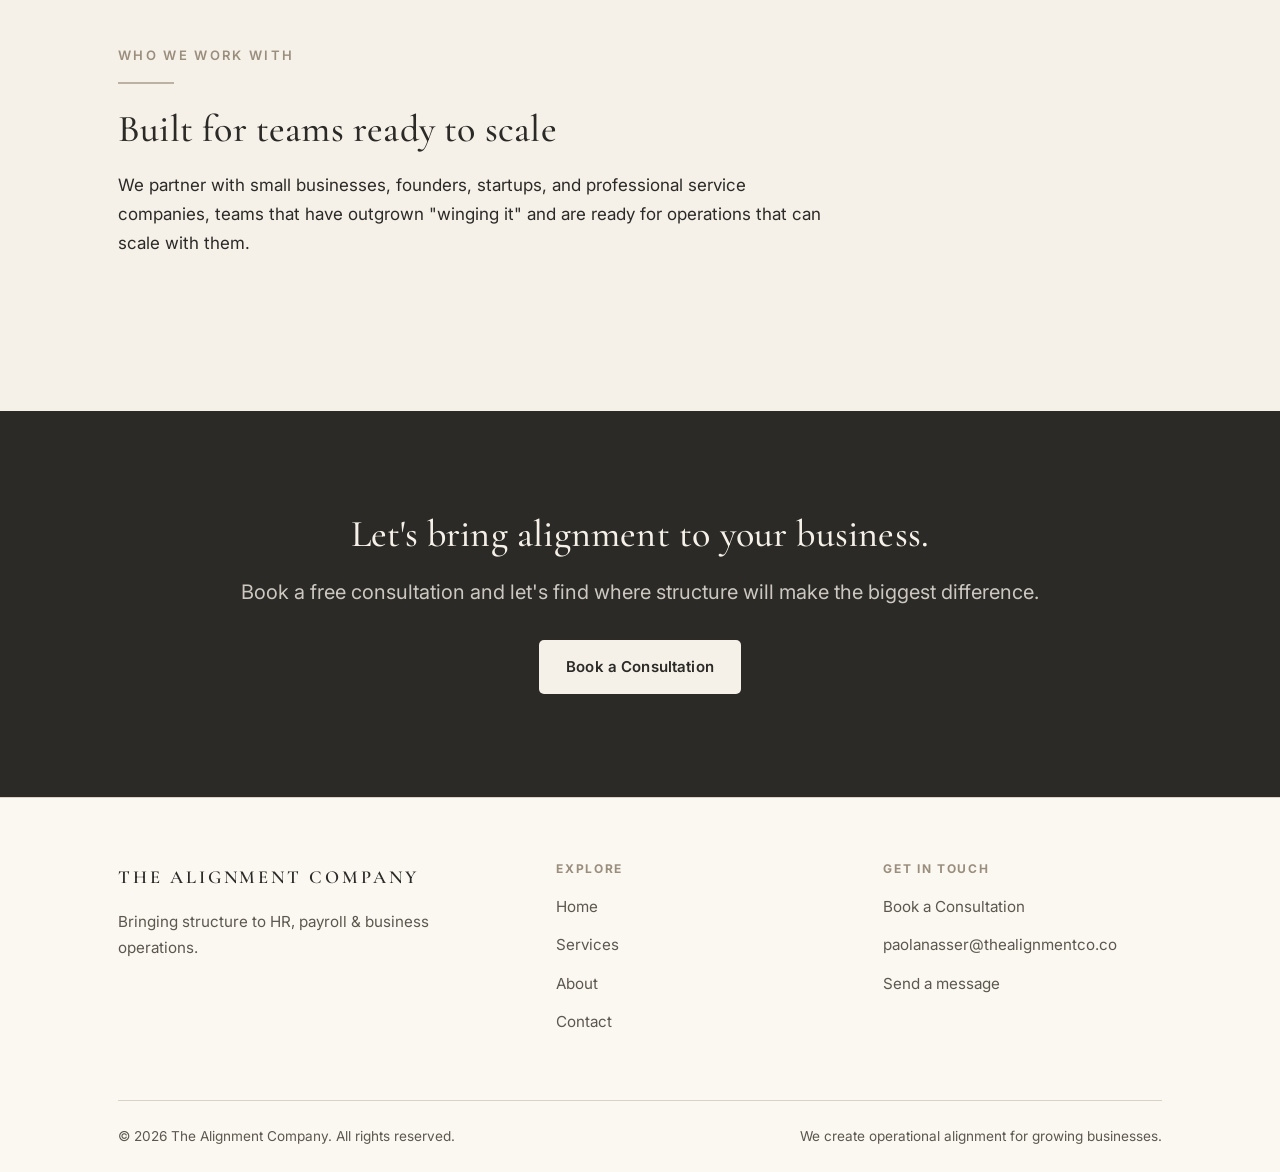
<file: about.html>
<!DOCTYPE html>
<html lang="en">
<head>
  <meta charset="UTF-8" />
  <meta name="viewport" content="width=device-width, initial-scale=1.0" />
  <title>About: An Operations &amp; Systems Mindset | The Alignment Company</title>
  <meta name="description" content="We help growing businesses reduce chaos and create efficient workflows. Learn about our approach to operational alignment." />
  <meta name="theme-color" content="#F5F0E8" />
  <link rel="icon" type="image/svg+xml" href="favicon.svg" />

  <link rel="preconnect" href="https://fonts.googleapis.com" />
  <link rel="preconnect" href="https://fonts.gstatic.com" crossorigin />
  <link href="https://fonts.googleapis.com/css2?family=Cormorant+Garamond:wght@500;600&family=Inter:wght@400;500;600;700&display=swap" rel="stylesheet" />
  <link rel="stylesheet" href="css/styles.css" />
</head>
<body>

  <!-- ============ HEADER ============ -->
  <header class="site-header">
    <div class="container">
      <nav class="nav" aria-label="Primary">
        <a class="brand" href="index.html" aria-label="The Alignment Company home">
          <svg class="brand__mark" width="34" height="34" viewBox="0 0 34 34" fill="none" aria-hidden="true">
            <rect x="9" y="7" width="20" height="5.5" stroke="#2B2A26" stroke-width="1.3"/>
            <rect x="5" y="14.5" width="14" height="5.5" stroke="#9A8E7D" stroke-width="1.3"/>
          </svg>
          <span class="brand__text">
            <span class="brand__name">The Alignment Co.</span>
            <span class="brand__sub">Operations &amp; Systems</span>
          </span>
        </a>
        <ul class="nav__links" id="nav-links">
          <li><a href="index.html">Home</a></li>
          <li><a href="services.html">Services</a></li>
          <li><a href="about.html" class="is-active">About</a></li>
          <li><a href="contact.html">Contact</a></li>
          <li class="nav__cta-mobile"><a class="btn btn--primary" href="contact.html#book">Book a Consultation</a></li>
        </ul>
        <div class="nav__cta">
          <a class="btn btn--primary" href="contact.html#book">Book a Consultation</a>
          <button class="nav__toggle" type="button" aria-label="Toggle menu" aria-expanded="false" aria-controls="nav-links">
            <span></span><span></span><span></span>
          </button>
        </div>
      </nav>
    </div>
  </header>

  <main>
    <!-- ============ PAGE HEADER ============ -->
    <section class="page-header">
      <div class="container">
        <div class="page-header__inner reveal">
          <span class="eyebrow">About</span>
          <hr class="divider" />
          <h1>Operations, brought into order.</h1>
        </div>
      </div>
    </section>

    <hr class="hairline" />

    <!-- ============ MISSION ============ -->
    <section class="section">
      <div class="container">
        <div class="section-head reveal" style="max-width: 68ch;">
          <p class="lead">The Alignment Company exists for one reason: to bring structure to the businesses that need it most.</p>
          <p>Growing companies don't usually fall apart because of bad strategy. They stall because the day-to-day operations get tangled. Processes live in people's heads, tools don't connect, and the team spends more time managing chaos than doing the work.</p>
          <p>We change that. With an operations and systems mindset, we look at how your business actually runs, find where the friction is, and design the workflows, documentation, and automation that bring everything back into alignment.</p>
          <p>The result isn't just tidier operations. It's a calmer business, a clearer team, and the room to grow, confidently and without the chaos.</p>
        </div>
      </div>
    </section>

    <!-- ============ HOW WE THINK ============ -->
    <section class="section section--warm">
      <div class="container">
        <div class="section-head reveal">
          <span class="eyebrow">The Approach</span>
          <hr class="divider" />
          <h2>How we think</h2>
        </div>
        <div class="grid grid--3">
          <article class="card reveal">
            <svg class="card__icon" width="30" height="30" viewBox="0 0 24 24" fill="none" stroke="currentColor" stroke-width="1.4" aria-hidden="true"><rect x="4" y="4" width="7" height="7" rx="1.2"/><rect x="13" y="4" width="7" height="7" rx="1.2"/><rect x="4" y="13" width="7" height="7" rx="1.2"/><rect x="13" y="13" width="7" height="7" rx="1.2"/></svg>
            <h3>Structure over scramble</h3>
            <p>Every problem has a process behind it. We build the process.</p>
          </article>
          <article class="card reveal">
            <svg class="card__icon" width="30" height="30" viewBox="0 0 24 24" fill="none" stroke="currentColor" stroke-width="1.4" aria-hidden="true"><circle cx="12" cy="12" r="8.5"/><path d="M12 7.5v5l3 2"/></svg>
            <h3>Clarity for the whole team</h3>
            <p>Good systems are simple, documented, and easy to follow.</p>
          </article>
          <article class="card reveal">
            <svg class="card__icon" width="30" height="30" viewBox="0 0 24 24" fill="none" stroke="currentColor" stroke-width="1.4" aria-hidden="true"><path d="M5 13.5l4 4 10-11"/></svg>
            <h3>Calm, capable execution</h3>
            <p>We bring order quietly and reliably. No drama, just results.</p>
          </article>
        </div>
      </div>
    </section>

    <!-- ============ WHO WE WORK WITH ============ -->
    <section class="section">
      <div class="container">
        <div class="section-head reveal" style="max-width: 64ch;">
          <span class="eyebrow">Who we work with</span>
          <hr class="divider" />
          <h2>Built for teams ready to scale</h2>
          <p>We partner with small businesses, founders, startups, and professional service companies, teams that have outgrown "winging it" and are ready for operations that can scale with them.</p>
        </div>
      </div>
    </section>

    <!-- ============ CTA BANNER ============ -->
    <section class="section cta-banner">
      <div class="container reveal">
        <h2>Let's bring alignment to your business.</h2>
        <p class="lead">Book a free consultation and let's find where structure will make the biggest difference.</p>
        <div class="btn-row" style="justify-content:center;">
          <a class="btn btn--primary" href="contact.html#book">Book a Consultation</a>
        </div>
      </div>
    </section>
  </main>

  <!-- ============ FOOTER ============ -->
  <footer class="site-footer">
    <div class="container">
      <div class="footer-grid">
        <div class="footer-brand">
          <span class="brand__name">The Alignment Company</span>
          <p>Bringing structure to HR, payroll &amp; business operations.</p>
        </div>
        <div class="footer-col">
          <h4>Explore</h4>
          <ul>
            <li><a href="index.html">Home</a></li>
            <li><a href="services.html">Services</a></li>
            <li><a href="about.html">About</a></li>
            <li><a href="contact.html">Contact</a></li>
          </ul>
        </div>
        <div class="footer-col">
          <h4>Get in touch</h4>
          <ul>
            <li><a href="contact.html#book">Book a Consultation</a></li>
            <li><a href="mailto:paolanasser@thealignmentco.co">paolanasser@thealignmentco.co</a></li>
            <li><a href="contact.html">Send a message</a></li>
          </ul>
        </div>
      </div>
      <div class="footer-bottom">
        <span>&copy; <span id="year">2026</span> The Alignment Company. All rights reserved.</span>
        <span>We create operational alignment for growing businesses.</span>
      </div>
    </div>
  </footer>

  <script src="js/main.js"></script>
</body>
</html>
</file>
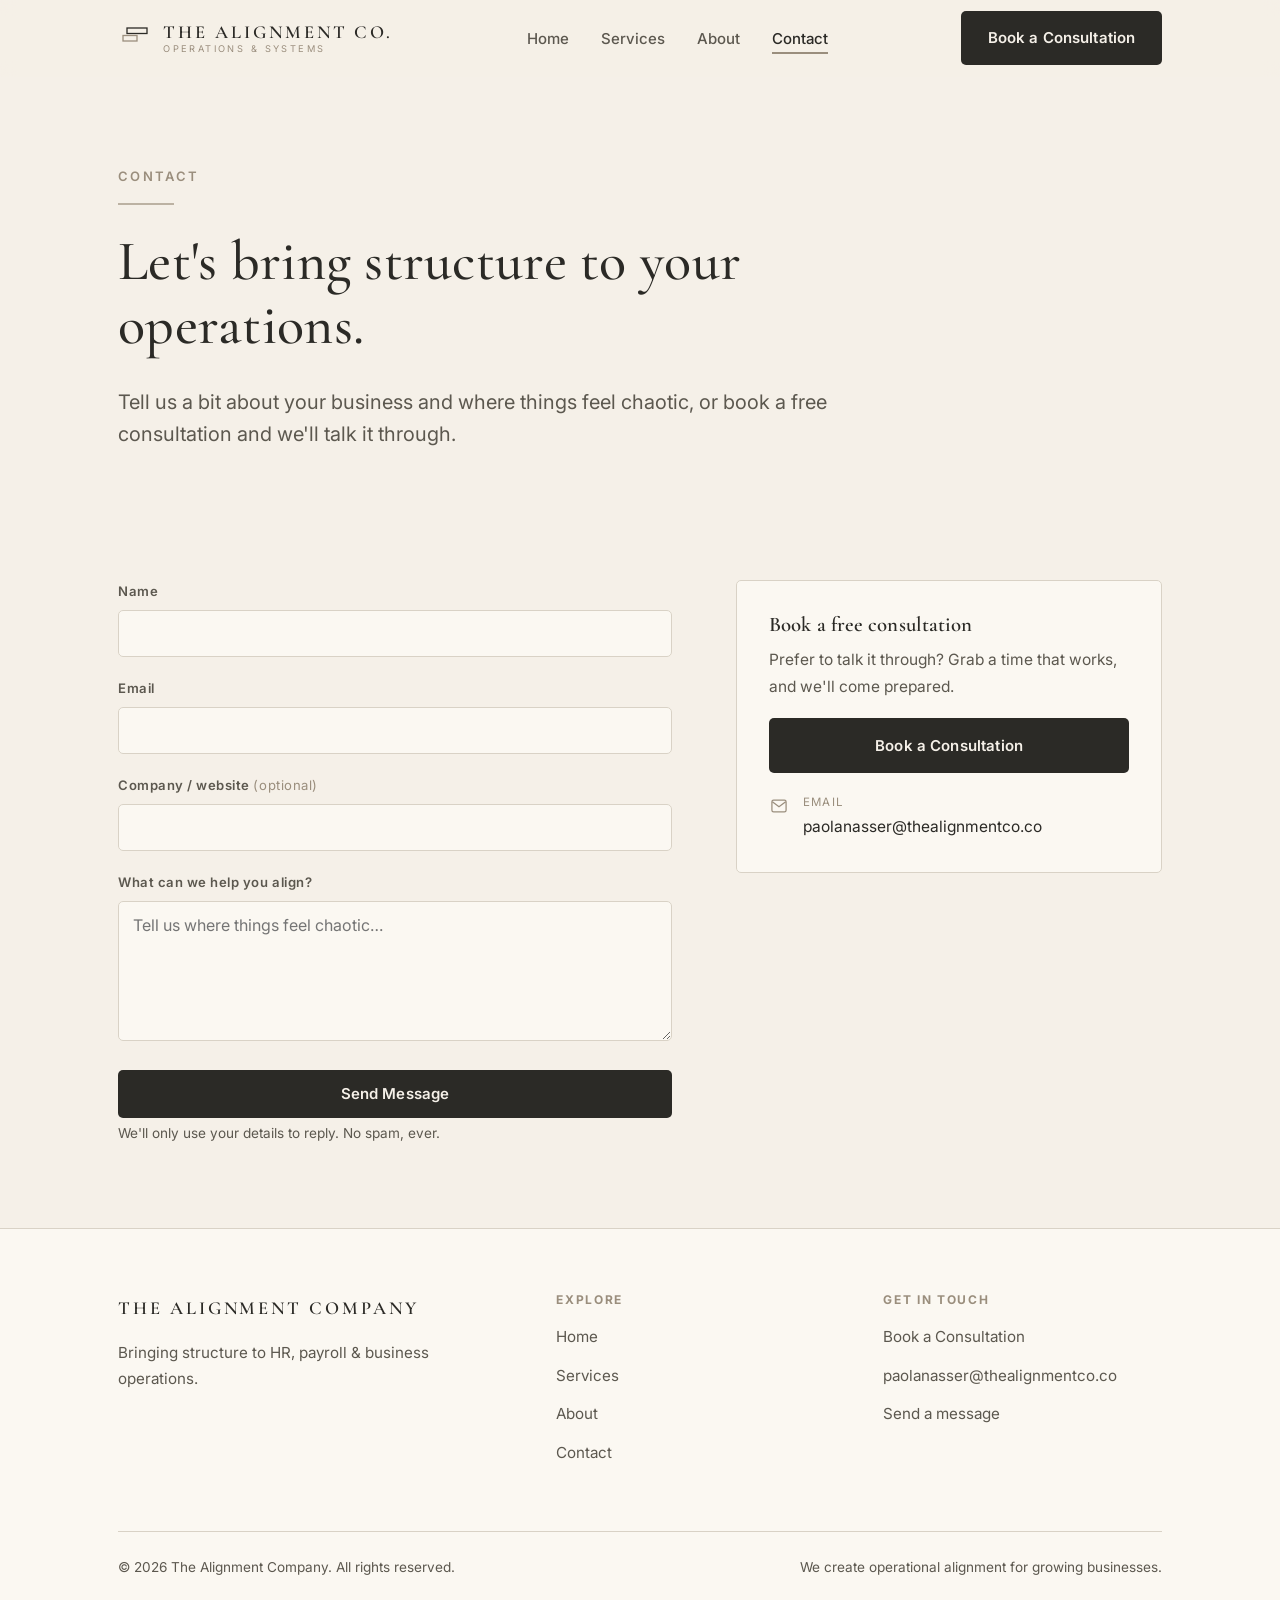
<file: contact.html>
<!DOCTYPE html>
<html lang="en">
<head>
  <meta charset="UTF-8" />
  <meta name="viewport" content="width=device-width, initial-scale=1.0" />
  <title>Contact &amp; Book a Consultation | The Alignment Company</title>
  <meta name="description" content="Let's bring structure to your operations. Book a free consultation or send us a message." />
  <meta name="theme-color" content="#F5F0E8" />
  <link rel="icon" type="image/svg+xml" href="favicon.svg" />

  <link rel="preconnect" href="https://fonts.googleapis.com" />
  <link rel="preconnect" href="https://fonts.gstatic.com" crossorigin />
  <link href="https://fonts.googleapis.com/css2?family=Cormorant+Garamond:wght@500;600&family=Inter:wght@400;500;600;700&display=swap" rel="stylesheet" />
  <link rel="stylesheet" href="css/styles.css" />
</head>
<body>

  <!-- ============ HEADER ============ -->
  <header class="site-header">
    <div class="container">
      <nav class="nav" aria-label="Primary">
        <a class="brand" href="index.html" aria-label="The Alignment Company home">
          <svg class="brand__mark" width="34" height="34" viewBox="0 0 34 34" fill="none" aria-hidden="true">
            <rect x="9" y="7" width="20" height="5.5" stroke="#2B2A26" stroke-width="1.3"/>
            <rect x="5" y="14.5" width="14" height="5.5" stroke="#9A8E7D" stroke-width="1.3"/>
          </svg>
          <span class="brand__text">
            <span class="brand__name">The Alignment Co.</span>
            <span class="brand__sub">Operations &amp; Systems</span>
          </span>
        </a>
        <ul class="nav__links" id="nav-links">
          <li><a href="index.html">Home</a></li>
          <li><a href="services.html">Services</a></li>
          <li><a href="about.html">About</a></li>
          <li><a href="contact.html" class="is-active">Contact</a></li>
          <li class="nav__cta-mobile"><a class="btn btn--primary" href="#book">Book a Consultation</a></li>
        </ul>
        <div class="nav__cta">
          <a class="btn btn--primary" href="#book">Book a Consultation</a>
          <button class="nav__toggle" type="button" aria-label="Toggle menu" aria-expanded="false" aria-controls="nav-links">
            <span></span><span></span><span></span>
          </button>
        </div>
      </nav>
    </div>
  </header>

  <main>
    <!-- ============ PAGE HEADER ============ -->
    <section class="page-header">
      <div class="container">
        <div class="page-header__inner reveal">
          <span class="eyebrow">Contact</span>
          <hr class="divider" />
          <h1>Let's bring structure to your operations.</h1>
          <p class="lead">Tell us a bit about your business and where things feel chaotic, or book a free consultation and we'll talk it through.</p>
        </div>
      </div>
    </section>

    <!-- ============ CONTACT GRID ============ -->
    <section class="section section--tight">
      <div class="container">
        <div class="contact-grid">

          <!-- Contact form -->
          <div class="reveal">
            <div class="form-success" id="form-success" role="status">
              Thanks! We'll be in touch within one business day.
            </div>

            <!-- Connected to Formspree: submissions go to Paola's inbox + the Formspree dashboard.
                 main.js submits via fetch (AJAX) and shows the inline confirmation above. -->
            <form id="contact-form" action="https://formspree.io/f/mqejwynk" method="POST" novalidate>
              <input type="hidden" name="_subject" value="New inquiry from thealignmentco.co" />
              <div class="form-field">
                <label for="name">Name</label>
                <input type="text" id="name" name="name" autocomplete="name" required />
              </div>
              <div class="form-field">
                <label for="email">Email</label>
                <input type="email" id="email" name="email" autocomplete="email" required />
              </div>
              <div class="form-field">
                <label for="company">Company / website <span style="font-weight:400;color:var(--taupe);">(optional)</span></label>
                <input type="text" id="company" name="company" autocomplete="organization" />
              </div>
              <div class="form-field">
                <label for="message">What can we help you align?</label>
                <textarea id="message" name="message" required placeholder="Tell us where things feel chaotic…"></textarea>
              </div>
              <button class="btn btn--primary btn--block" type="submit">Send Message</button>
              <p class="form-note">We'll only use your details to reply. No spam, ever.</p>
            </form>
          </div>

          <!-- Direct contact / booking -->
          <aside class="contact-aside reveal" id="book">
            <h3>Book a free consultation</h3>
            <p style="color:var(--slate); font-size:.97rem;">Prefer to talk it through? Grab a time that works, and we'll come prepared.</p>
            <!-- Replace href with the real Calendly link. -->
            <a class="btn btn--primary btn--block" href="#" data-booking>Book a Consultation</a>

            <ul class="contact-list">
              <li>
                <svg class="ic" width="20" height="20" viewBox="0 0 24 24" fill="none" stroke="currentColor" stroke-width="1.5" aria-hidden="true"><rect x="3.5" y="5" width="17" height="14" rx="2"/><path d="M4 7l8 6 8-6"/></svg>
                <span>
                  <span class="lbl">Email</span>
                  <!-- Replace with real email -->
                  <a href="mailto:paolanasser@thealignmentco.co">paolanasser@thealignmentco.co</a>
                </span>
              </li>
            </ul>
          </aside>

        </div>
      </div>
    </section>
  </main>

  <!-- ============ FOOTER ============ -->
  <footer class="site-footer">
    <div class="container">
      <div class="footer-grid">
        <div class="footer-brand">
          <span class="brand__name">The Alignment Company</span>
          <p>Bringing structure to HR, payroll &amp; business operations.</p>
        </div>
        <div class="footer-col">
          <h4>Explore</h4>
          <ul>
            <li><a href="index.html">Home</a></li>
            <li><a href="services.html">Services</a></li>
            <li><a href="about.html">About</a></li>
            <li><a href="contact.html">Contact</a></li>
          </ul>
        </div>
        <div class="footer-col">
          <h4>Get in touch</h4>
          <ul>
            <li><a href="#book">Book a Consultation</a></li>
            <li><a href="mailto:paolanasser@thealignmentco.co">paolanasser@thealignmentco.co</a></li>
            <li><a href="contact.html">Send a message</a></li>
          </ul>
        </div>
      </div>
      <div class="footer-bottom">
        <span>&copy; <span id="year">2026</span> The Alignment Company. All rights reserved.</span>
        <span>We create operational alignment for growing businesses.</span>
      </div>
    </div>
  </footer>

  <script src="js/main.js"></script>
</body>
</html>
</file>
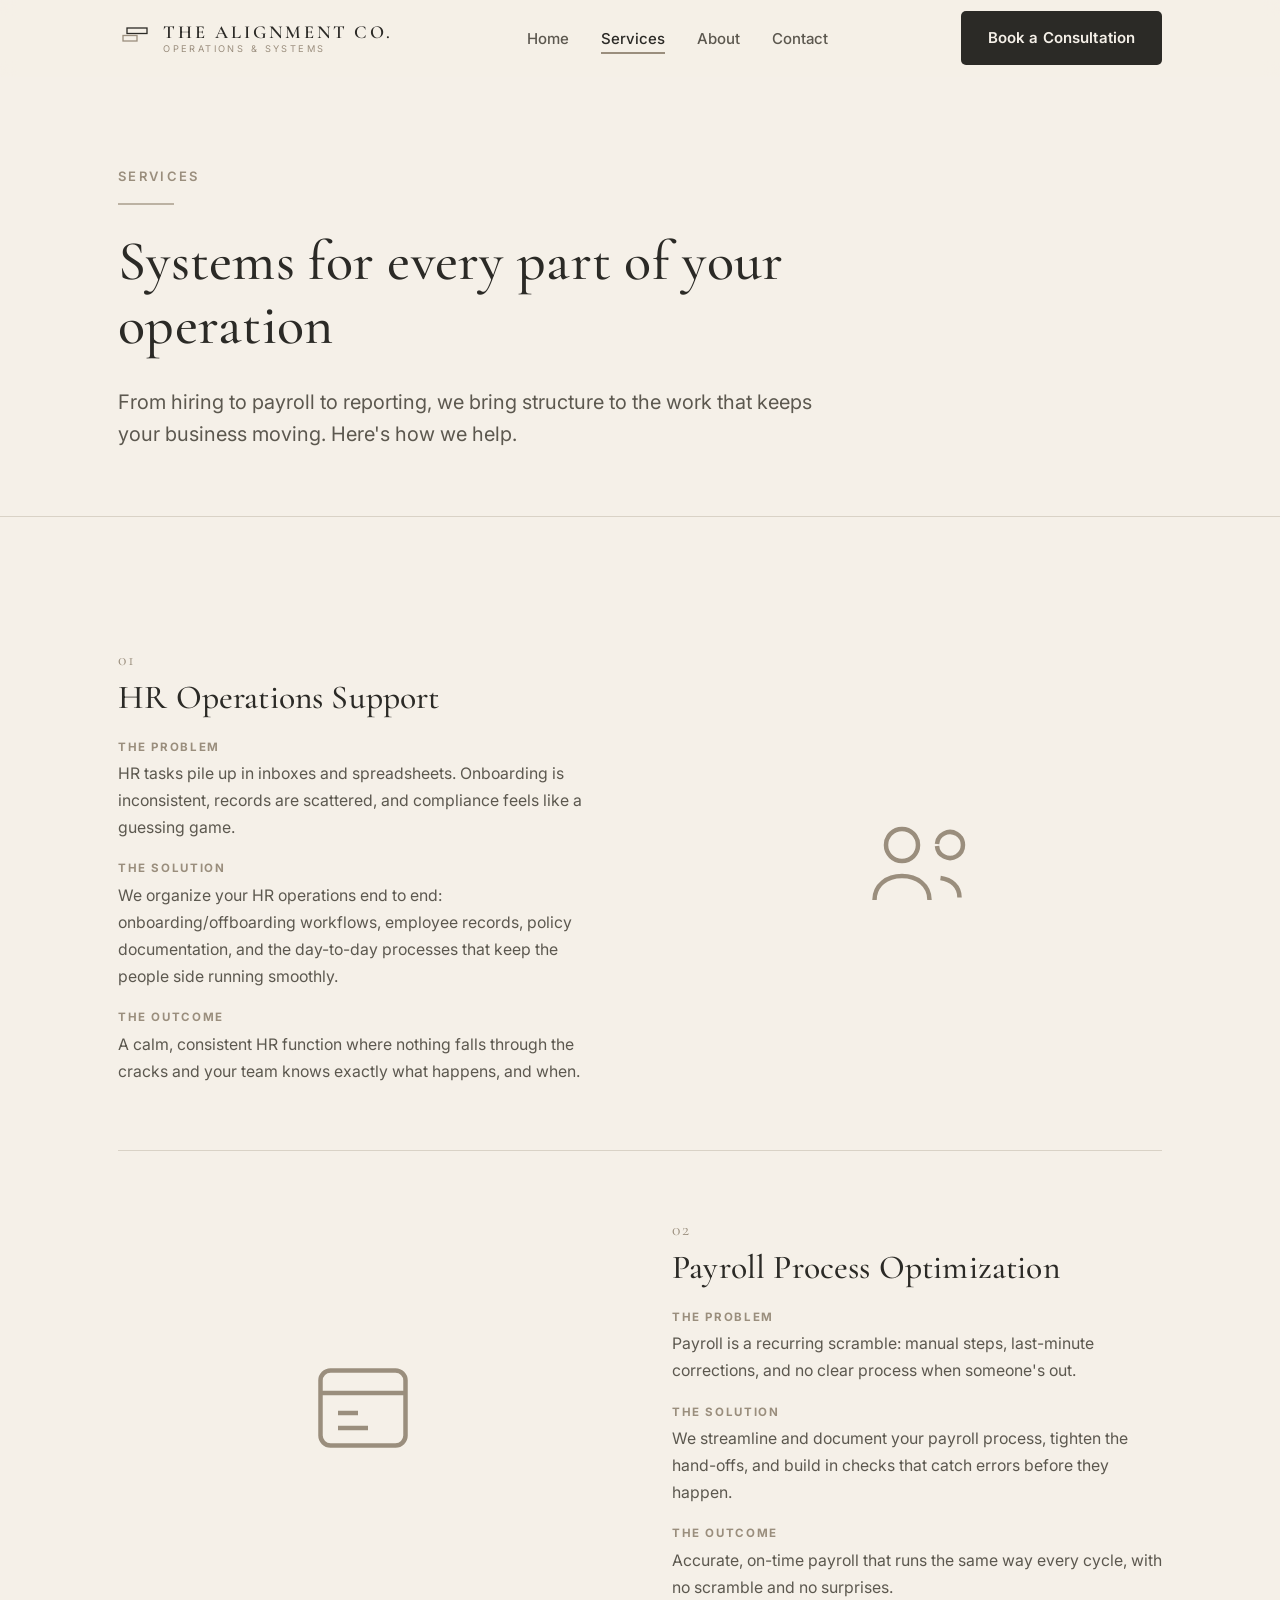
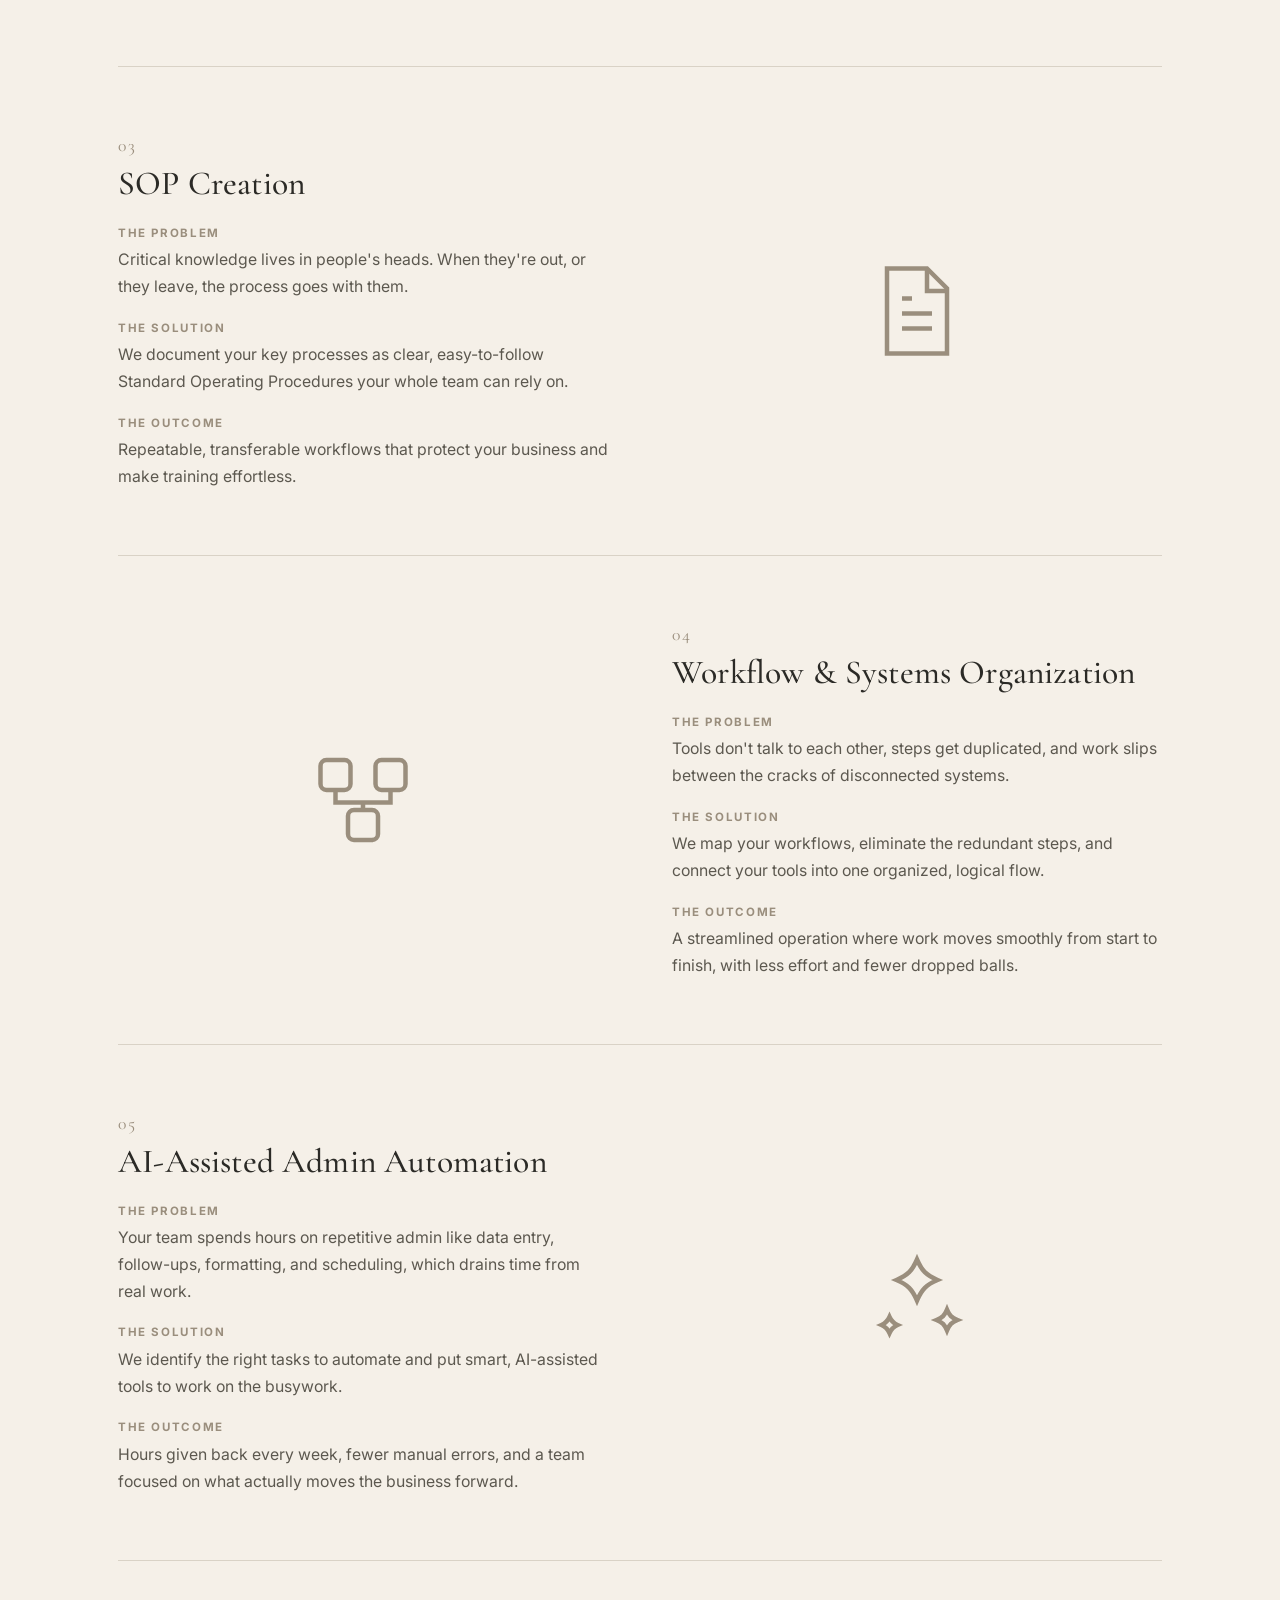
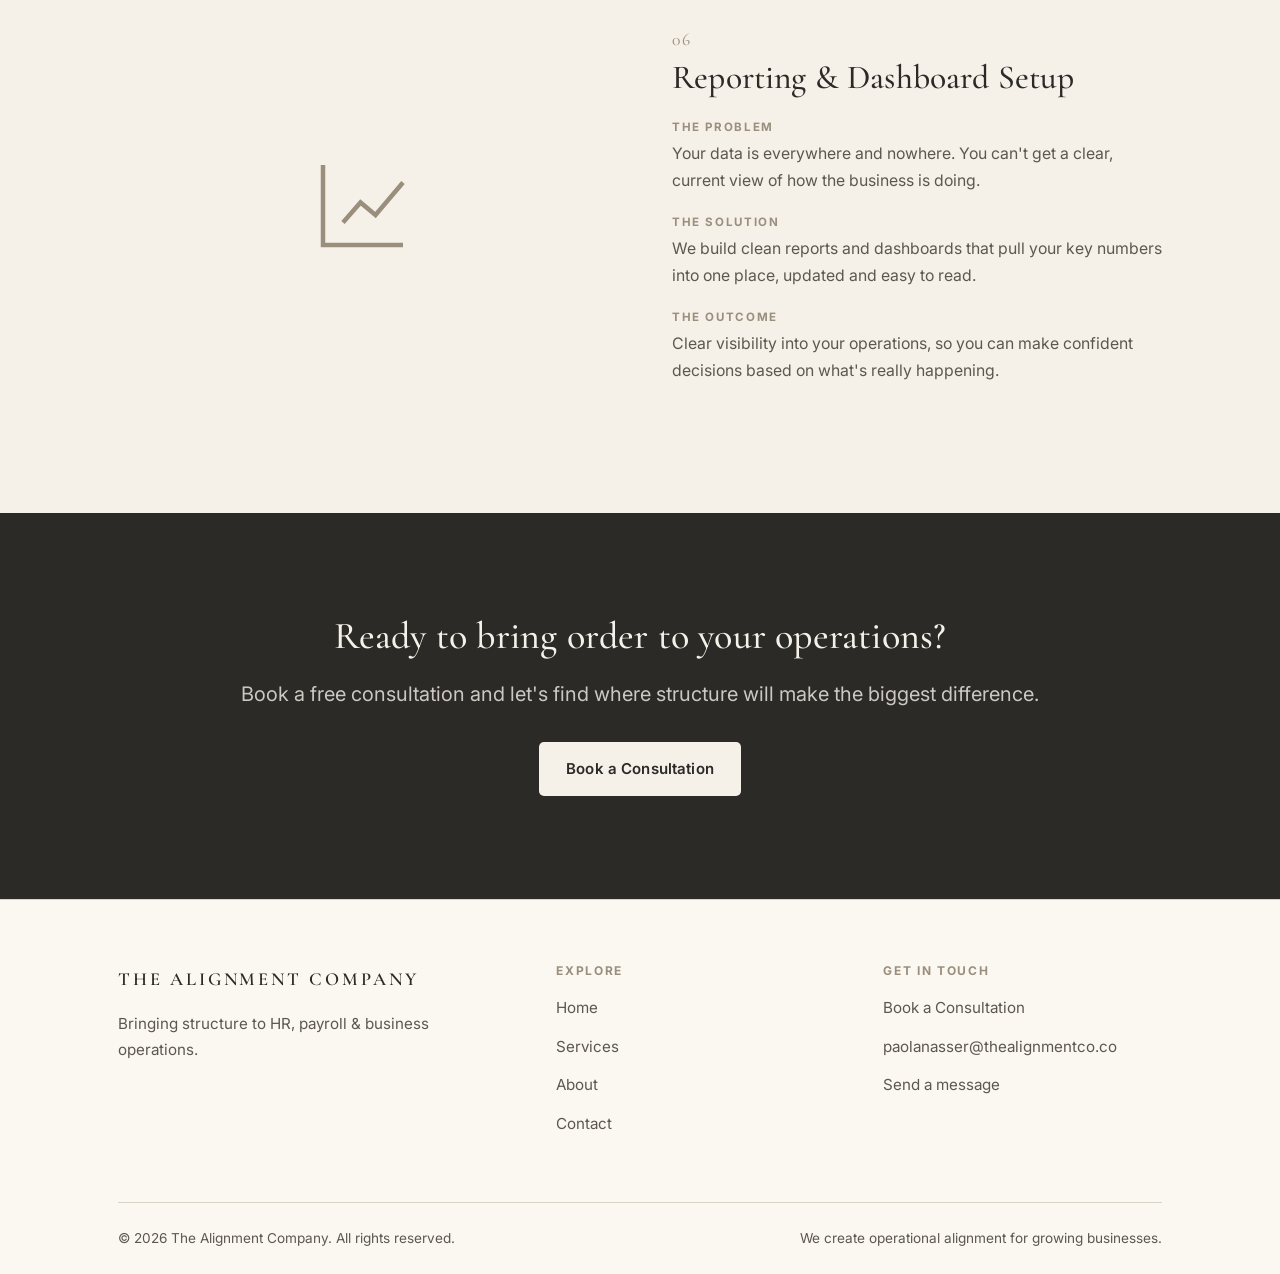
<file: services.html>
<!DOCTYPE html>
<html lang="en">
<head>
  <meta charset="UTF-8" />
  <meta name="viewport" content="width=device-width, initial-scale=1.0" />
  <title>Services: HR, Payroll, SOPs &amp; Workflow Systems | The Alignment Company</title>
  <meta name="description" content="HR operations, payroll optimization, SOP creation, workflow organization, AI admin automation, and reporting dashboards. See how we help." />
  <meta name="theme-color" content="#F5F0E8" />
  <link rel="icon" type="image/svg+xml" href="favicon.svg" />

  <link rel="preconnect" href="https://fonts.googleapis.com" />
  <link rel="preconnect" href="https://fonts.gstatic.com" crossorigin />
  <link href="https://fonts.googleapis.com/css2?family=Cormorant+Garamond:wght@500;600&family=Inter:wght@400;500;600;700&display=swap" rel="stylesheet" />
  <link rel="stylesheet" href="css/styles.css" />
</head>
<body>

  <!-- ============ HEADER ============ -->
  <header class="site-header">
    <div class="container">
      <nav class="nav" aria-label="Primary">
        <a class="brand" href="index.html" aria-label="The Alignment Company home">
          <svg class="brand__mark" width="34" height="34" viewBox="0 0 34 34" fill="none" aria-hidden="true">
            <rect x="9" y="7" width="20" height="5.5" stroke="#2B2A26" stroke-width="1.3"/>
            <rect x="5" y="14.5" width="14" height="5.5" stroke="#9A8E7D" stroke-width="1.3"/>
          </svg>
          <span class="brand__text">
            <span class="brand__name">The Alignment Co.</span>
            <span class="brand__sub">Operations &amp; Systems</span>
          </span>
        </a>
        <ul class="nav__links" id="nav-links">
          <li><a href="index.html">Home</a></li>
          <li><a href="services.html" class="is-active">Services</a></li>
          <li><a href="about.html">About</a></li>
          <li><a href="contact.html">Contact</a></li>
          <li class="nav__cta-mobile"><a class="btn btn--primary" href="contact.html#book">Book a Consultation</a></li>
        </ul>
        <div class="nav__cta">
          <a class="btn btn--primary" href="contact.html#book">Book a Consultation</a>
          <button class="nav__toggle" type="button" aria-label="Toggle menu" aria-expanded="false" aria-controls="nav-links">
            <span></span><span></span><span></span>
          </button>
        </div>
      </nav>
    </div>
  </header>

  <main>
    <!-- ============ PAGE HEADER ============ -->
    <section class="page-header">
      <div class="container">
        <div class="page-header__inner reveal">
          <span class="eyebrow">Services</span>
          <hr class="divider" />
          <h1>Systems for every part of your operation</h1>
          <p class="lead">From hiring to payroll to reporting, we bring structure to the work that keeps your business moving. Here's how we help.</p>
        </div>
      </div>
    </section>

    <hr class="hairline" />

    <!-- ============ SERVICE BLOCKS ============ -->
    <section class="section--tight">
      <div class="container">

        <!-- 1. HR Operations Support -->
        <article class="service reveal" id="hr-operations">
          <div class="service__body">
            <span class="service__num">01</span>
            <h2>HR Operations Support</h2>
            <ul class="pso">
              <li><span class="pso__label">The Problem</span><p>HR tasks pile up in inboxes and spreadsheets. Onboarding is inconsistent, records are scattered, and compliance feels like a guessing game.</p></li>
              <li><span class="pso__label">The Solution</span><p>We organize your HR operations end to end: onboarding/offboarding workflows, employee records, policy documentation, and the day-to-day processes that keep the people side running smoothly.</p></li>
              <li><span class="pso__label">The Outcome</span><p>A calm, consistent HR function where nothing falls through the cracks and your team knows exactly what happens, and when.</p></li>
            </ul>
          </div>
          <div class="service__media">
            <svg width="120" height="120" viewBox="0 0 24 24" fill="none" stroke="currentColor" stroke-width="0.9" aria-hidden="true"><circle cx="9" cy="8" r="3.2"/><path d="M3.5 19c0-3 2.5-4.8 5.5-4.8s5.5 1.8 5.5 4.8"/><path d="M16 8.2a2.6 2.6 0 1 0 0-.4M20.5 18.5c0-2.2-1.6-3.6-3.8-3.9"/></svg>
          </div>
        </article>

        <!-- 2. Payroll Process Optimization -->
        <article class="service reveal" id="payroll">
          <div class="service__body">
            <span class="service__num">02</span>
            <h2>Payroll Process Optimization</h2>
            <ul class="pso">
              <li><span class="pso__label">The Problem</span><p>Payroll is a recurring scramble: manual steps, last-minute corrections, and no clear process when someone's out.</p></li>
              <li><span class="pso__label">The Solution</span><p>We streamline and document your payroll process, tighten the hand-offs, and build in checks that catch errors before they happen.</p></li>
              <li><span class="pso__label">The Outcome</span><p>Accurate, on-time payroll that runs the same way every cycle, with no scramble and no surprises.</p></li>
            </ul>
          </div>
          <div class="service__media">
            <svg width="120" height="120" viewBox="0 0 24 24" fill="none" stroke="currentColor" stroke-width="0.9" aria-hidden="true"><rect x="3.5" y="4.5" width="17" height="15" rx="2"/><path d="M3.5 9h17"/><path d="M7 13h4M7 16h6"/></svg>
          </div>
        </article>

        <!-- 3. SOP Creation -->
        <article class="service reveal" id="sops">
          <div class="service__body">
            <span class="service__num">03</span>
            <h2>SOP Creation</h2>
            <ul class="pso">
              <li><span class="pso__label">The Problem</span><p>Critical knowledge lives in people's heads. When they're out, or they leave, the process goes with them.</p></li>
              <li><span class="pso__label">The Solution</span><p>We document your key processes as clear, easy-to-follow Standard Operating Procedures your whole team can rely on.</p></li>
              <li><span class="pso__label">The Outcome</span><p>Repeatable, transferable workflows that protect your business and make training effortless.</p></li>
            </ul>
          </div>
          <div class="service__media">
            <svg width="120" height="120" viewBox="0 0 24 24" fill="none" stroke="currentColor" stroke-width="0.9" aria-hidden="true"><path d="M6 3.5h8l4 4V20.5H6z"/><path d="M14 3.5V8h4"/><path d="M9 12.5h6M9 15.5h6M9 9.5h2"/></svg>
          </div>
        </article>

        <!-- 4. Workflow & Systems Organization -->
        <article class="service reveal" id="workflow">
          <div class="service__body">
            <span class="service__num">04</span>
            <h2>Workflow &amp; Systems Organization</h2>
            <ul class="pso">
              <li><span class="pso__label">The Problem</span><p>Tools don't talk to each other, steps get duplicated, and work slips between the cracks of disconnected systems.</p></li>
              <li><span class="pso__label">The Solution</span><p>We map your workflows, eliminate the redundant steps, and connect your tools into one organized, logical flow.</p></li>
              <li><span class="pso__label">The Outcome</span><p>A streamlined operation where work moves smoothly from start to finish, with less effort and fewer dropped balls.</p></li>
            </ul>
          </div>
          <div class="service__media">
            <svg width="120" height="120" viewBox="0 0 24 24" fill="none" stroke="currentColor" stroke-width="0.9" aria-hidden="true"><rect x="3.5" y="4" width="6" height="6" rx="1.2"/><rect x="14.5" y="4" width="6" height="6" rx="1.2"/><rect x="9" y="14" width="6" height="6" rx="1.2"/><path d="M6.5 10v2.5h11V10M12 12.5V14"/></svg>
          </div>
        </article>

        <!-- 5. AI-Assisted Admin Automation -->
        <article class="service reveal" id="ai-automation">
          <div class="service__body">
            <span class="service__num">05</span>
            <h2>AI-Assisted Admin Automation</h2>
            <ul class="pso">
              <li><span class="pso__label">The Problem</span><p>Your team spends hours on repetitive admin like data entry, follow-ups, formatting, and scheduling, which drains time from real work.</p></li>
              <li><span class="pso__label">The Solution</span><p>We identify the right tasks to automate and put smart, AI-assisted tools to work on the busywork.</p></li>
              <li><span class="pso__label">The Outcome</span><p>Hours given back every week, fewer manual errors, and a team focused on what actually moves the business forward.</p></li>
            </ul>
          </div>
          <div class="service__media">
            <svg width="120" height="120" viewBox="0 0 24 24" fill="none" stroke="currentColor" stroke-width="0.9" aria-hidden="true"><path d="M12 3.5c1 2.3 1.8 3.1 4.1 4.1-2.3 1-3.1 1.8-4.1 4.1-1-2.3-1.8-3.1-4.1-4.1 2.3-1 3.1-1.8 4.1-4.1Z"/><path d="M18 13.5c.5 1.2.9 1.6 2.1 2.1-1.2.5-1.6.9-2.1 2.1-.5-1.2-.9-1.6-2.1-2.1 1.2-.5 1.6-.9 2.1-2.1Z"/><path d="M6.5 15c.4.9.7 1.2 1.6 1.6-.9.4-1.2.7-1.6 1.6-.4-.9-.7-1.2-1.6-1.6.9-.4 1.2-.7 1.6-1.6Z"/></svg>
          </div>
        </article>

        <!-- 6. Reporting & Dashboard Setup -->
        <article class="service reveal" id="reporting">
          <div class="service__body">
            <span class="service__num">06</span>
            <h2>Reporting &amp; Dashboard Setup</h2>
            <ul class="pso">
              <li><span class="pso__label">The Problem</span><p>Your data is everywhere and nowhere. You can't get a clear, current view of how the business is doing.</p></li>
              <li><span class="pso__label">The Solution</span><p>We build clean reports and dashboards that pull your key numbers into one place, updated and easy to read.</p></li>
              <li><span class="pso__label">The Outcome</span><p>Clear visibility into your operations, so you can make confident decisions based on what's really happening.</p></li>
            </ul>
          </div>
          <div class="service__media">
            <svg width="120" height="120" viewBox="0 0 24 24" fill="none" stroke="currentColor" stroke-width="0.9" aria-hidden="true"><path d="M4 4v16h16"/><path d="M8 15.5l3.5-4 3 2.5L20 7.5"/></svg>
          </div>
        </article>

      </div>
    </section>

    <!-- ============ CTA BANNER ============ -->
    <section class="section cta-banner">
      <div class="container reveal">
        <h2>Ready to bring order to your operations?</h2>
        <p class="lead">Book a free consultation and let's find where structure will make the biggest difference.</p>
        <div class="btn-row" style="justify-content:center;">
          <a class="btn btn--primary" href="contact.html#book">Book a Consultation</a>
        </div>
      </div>
    </section>
  </main>

  <!-- ============ FOOTER ============ -->
  <footer class="site-footer">
    <div class="container">
      <div class="footer-grid">
        <div class="footer-brand">
          <span class="brand__name">The Alignment Company</span>
          <p>Bringing structure to HR, payroll &amp; business operations.</p>
        </div>
        <div class="footer-col">
          <h4>Explore</h4>
          <ul>
            <li><a href="index.html">Home</a></li>
            <li><a href="services.html">Services</a></li>
            <li><a href="about.html">About</a></li>
            <li><a href="contact.html">Contact</a></li>
          </ul>
        </div>
        <div class="footer-col">
          <h4>Get in touch</h4>
          <ul>
            <li><a href="contact.html#book">Book a Consultation</a></li>
            <li><a href="mailto:paolanasser@thealignmentco.co">paolanasser@thealignmentco.co</a></li>
            <li><a href="contact.html">Send a message</a></li>
          </ul>
        </div>
      </div>
      <div class="footer-bottom">
        <span>&copy; <span id="year">2026</span> The Alignment Company. All rights reserved.</span>
        <span>We create operational alignment for growing businesses.</span>
      </div>
    </div>
  </footer>

  <script src="js/main.js"></script>
</body>
</html>
</file>
<file: css/styles.css>
/* =========================================================
   The Alignment Company - Global Stylesheet
   Brand: warm ivory · charcoal ink · soft taupe accent
   Type:  Cormorant Garamond (display) + Inter (body)
   ========================================================= */

/* ---------- Design Tokens ---------- */
:root {
  /* Color */
  --canvas:      #F5F0E8;  /* page background (warm ivory) */
  --warm-white:  #FBF8F2;  /* raised surfaces, cards, fields */
  --ink:         #2B2A26;  /* primary text, headings, primary button */
  --ink-hover:   #3A3833;  /* button hover */
  --slate:       #5C584F;  /* secondary text */
  --taupe:       #9A8E7D;  /* accent: labels, links, icons */
  --taupe-mist:  #BCB2A3;  /* decorative lines */
  --line:        #D9D2C6;  /* borders, dividers, hairlines */

  /* Type */
  --serif: "Cormorant Garamond", Georgia, "Times New Roman", serif;
  --sans:  "Inter", -apple-system, BlinkMacSystemFont, "Segoe UI", Roboto, Helvetica, Arial, sans-serif;

  /* Layout */
  --max: 1140px;
  --gutter: clamp(1.25rem, 4vw, 3rem);
  --section-y: clamp(3.5rem, 8vw, 7.5rem);
  --radius: 5px;
  --shadow: 0 1px 2px rgba(43, 42, 38, .04), 0 8px 30px rgba(43, 42, 38, .05);
  --transition: 220ms ease;
}

/* ---------- Reset / Base ---------- */
*, *::before, *::after { box-sizing: border-box; }

html { scroll-behavior: smooth; -webkit-text-size-adjust: 100%; }

body {
  margin: 0;
  background: var(--canvas);
  color: var(--ink);
  font-family: var(--sans);
  font-size: 1.0625rem;      /* 17px */
  line-height: 1.7;
  font-weight: 400;
  -webkit-font-smoothing: antialiased;
  text-rendering: optimizeLegibility;
}

img, svg { max-width: 100%; display: block; }

a { color: var(--ink); text-decoration: none; transition: color var(--transition); }
a:hover { color: var(--taupe); }

::selection { background: var(--taupe-mist); color: var(--ink); }

:focus-visible {
  outline: 2px solid var(--taupe);
  outline-offset: 3px;
  border-radius: 2px;
}

/* ---------- Typography ---------- */
h1, h2, h3, h4 {
  font-family: var(--serif);
  color: var(--ink);
  font-weight: 500;
  line-height: 1.15;
  margin: 0 0 .5em;
  letter-spacing: .005em;
}

h1 { font-size: clamp(2.25rem, 5.2vw, 3.5rem); }
h2 { font-size: clamp(1.75rem, 3.6vw, 2.375rem); }
h3 { font-size: clamp(1.35rem, 2.2vw, 1.5rem); font-weight: 600; }

p { margin: 0 0 1.15rem; max-width: 65ch; }

.lead {
  font-size: clamp(1.05rem, 1.6vw, 1.25rem);
  line-height: 1.6;
  color: var(--slate);
}

.eyebrow {
  font-family: var(--sans);
  font-size: .8125rem;
  font-weight: 600;
  letter-spacing: .18em;
  text-transform: uppercase;
  color: var(--taupe);
  margin: 0 0 1rem;
  display: block;
}

.serif-accent { font-family: var(--serif); }

/* ---------- Layout helpers ---------- */
.container {
  width: 100%;
  max-width: var(--max);
  margin-inline: auto;
  padding-inline: var(--gutter);
}

.section { padding-block: var(--section-y); }
.section--tight { padding-block: clamp(2.5rem, 5vw, 4rem); }
.section--warm { background: var(--warm-white); }

.section-head { max-width: 60ch; margin-bottom: clamp(2rem, 4vw, 3.25rem); }
.section-head.center { margin-inline: auto; text-align: center; }
.section-head.center p { margin-inline: auto; }

.divider {
  width: 56px; height: 2px;
  background: var(--taupe-mist);
  border: 0; margin: 0 0 1.5rem;
}
.center .divider { margin-inline: auto; }

.hairline { border: 0; border-top: 1px solid var(--line); margin: 0; }

.text-center { text-align: center; }

/* ---------- Brand statement (Vision / Mission style) ---------- */
.statement {
  font-family: var(--serif);
  font-size: clamp(1.2rem, 2.4vw, 1.5rem);
  line-height: 1.45;
  color: var(--ink);
  margin: .25rem 0 0;
  font-weight: 500;
}

/* ---------- Buttons ---------- */
.btn {
  display: inline-flex;
  align-items: center;
  gap: .5rem;
  font-family: var(--sans);
  font-size: .9375rem;
  font-weight: 600;
  letter-spacing: .01em;
  padding: .85rem 1.6rem;
  border-radius: var(--radius);
  border: 1px solid transparent;
  cursor: pointer;
  transition: background var(--transition), color var(--transition), border-color var(--transition), transform var(--transition);
}
.btn:hover { transform: translateY(-1px); }

.btn--primary { background: var(--ink); color: var(--canvas); }
.btn--primary:hover { background: var(--ink-hover); color: var(--canvas); }

.btn--secondary { background: transparent; color: var(--ink); border-color: var(--taupe); }
.btn--secondary:hover { background: rgba(154, 142, 125, .12); color: var(--ink); }

.btn--block { width: 100%; justify-content: center; }

.btn-row { display: flex; flex-wrap: wrap; gap: 1rem; }
.center .btn-row { justify-content: center; }

.link-arrow {
  font-weight: 600;
  color: var(--taupe);
  display: inline-flex;
  align-items: center;
  gap: .4rem;
}
.link-arrow .arrow { transition: transform var(--transition); }
.link-arrow:hover .arrow { transform: translateX(4px); }

/* ---------- Header / Nav ---------- */
.site-header {
  position: sticky;
  top: 0;
  z-index: 50;
  background: rgba(245, 240, 232, .88);
  backdrop-filter: saturate(120%) blur(8px);
  border-bottom: 1px solid transparent;
  transition: border-color var(--transition), background var(--transition);
}
.site-header.is-scrolled { border-bottom-color: var(--line); }

.nav {
  display: flex;
  align-items: center;
  justify-content: space-between;
  gap: 1.5rem;
  min-height: 76px;
}

/* Logo lockup */
.brand { display: flex; align-items: center; gap: .7rem; }
.brand:hover { color: var(--ink); }
.brand__mark { flex: 0 0 auto; }
.brand__text { display: flex; flex-direction: column; line-height: 1; }
.brand__name {
  font-family: var(--serif);
  font-size: 1.15rem;
  font-weight: 600;
  letter-spacing: .16em;
  text-transform: uppercase;
  color: var(--ink);
}
.brand__sub {
  font-family: var(--sans);
  font-size: .58rem;
  letter-spacing: .26em;
  text-transform: uppercase;
  color: var(--taupe);
  margin-top: 3px;
}

.nav__links {
  display: flex;
  align-items: center;
  gap: clamp(1.25rem, 2.5vw, 2.25rem);
  list-style: none;
  margin: 0;
  padding: 0;
}
.nav__links a {
  font-size: .9375rem;
  font-weight: 500;
  color: var(--slate);
  position: relative;
  padding-block: .25rem;
}
.nav__links a:hover { color: var(--ink); }
.nav__links a.is-active { color: var(--ink); }
.nav__links a.is-active::after {
  content: "";
  position: absolute;
  left: 0; right: 0; bottom: -2px;
  height: 1.5px;
  background: var(--taupe);
}

.nav__cta { display: flex; align-items: center; gap: 1rem; }

.nav__toggle {
  display: none;
  background: none;
  border: 0;
  cursor: pointer;
  padding: .5rem;
  margin: -.5rem;
}
.nav__toggle span {
  display: block;
  width: 24px; height: 2px;
  background: var(--ink);
  margin: 5px 0;
  transition: transform var(--transition), opacity var(--transition);
}
.nav__toggle[aria-expanded="true"] span:nth-child(1) { transform: translateY(7px) rotate(45deg); }
.nav__toggle[aria-expanded="true"] span:nth-child(2) { opacity: 0; }
.nav__toggle[aria-expanded="true"] span:nth-child(3) { transform: translateY(-7px) rotate(-45deg); }

/* ---------- Hero ---------- */
.hero { padding-block: clamp(4rem, 10vw, 8.5rem); text-align: center; }
.hero__inner { max-width: 760px; margin-inline: auto; }
.hero h1 { margin-bottom: .35em; }
.hero .lead { margin-inline: auto; margin-bottom: 2.25rem; }

/* Thin workflow-line motif */
.flow-motif {
  margin: clamp(3rem, 6vw, 4.5rem) auto 0;
  max-width: 620px;
  opacity: .9;
}

/* ---------- Generic page header (inner pages) ---------- */
.page-header { padding-block: clamp(3rem, 7vw, 5.5rem) clamp(2rem, 4vw, 3rem); }
.page-header__inner { max-width: 720px; }

/* ---------- Card grid ---------- */
.grid { display: grid; gap: clamp(1.25rem, 2.5vw, 1.75rem); }
.grid--3 { grid-template-columns: repeat(3, 1fr); }
.grid--2 { grid-template-columns: repeat(2, 1fr); }

.card {
  background: var(--warm-white);
  border: 1px solid var(--line);
  border-radius: var(--radius);
  padding: clamp(1.5rem, 2.5vw, 2rem);
  transition: transform var(--transition), box-shadow var(--transition), border-color var(--transition);
}
.card:hover { transform: translateY(-3px); box-shadow: var(--shadow); border-color: var(--taupe-mist); }
.card__icon { color: var(--taupe); margin-bottom: 1.1rem; }
.card h3 { margin-bottom: .4rem; }
.card p { color: var(--slate); margin-bottom: 0; font-size: .98rem; }

/* ---------- Benefits ---------- */
.benefit { padding-right: 1rem; }
.benefit h3 { font-size: 1.3rem; margin-bottom: .35rem; }
.benefit p { color: var(--slate); margin-bottom: 0; font-size: .98rem; }
.benefit__bar { width: 32px; height: 2px; background: var(--taupe-mist); margin-bottom: 1rem; }

/* ---------- Process steps ---------- */
.steps { counter-reset: step; }
.step { position: relative; }
.step__num {
  font-family: var(--serif);
  font-size: 2.5rem;
  color: var(--taupe-mist);
  line-height: 1;
  margin-bottom: .5rem;
}
.step h3 { margin-bottom: .35rem; }
.step p { color: var(--slate); margin-bottom: 0; font-size: .98rem; }

/* ---------- Service detail blocks (Services page) ---------- */
.service {
  display: grid;
  grid-template-columns: 1fr 1fr;
  gap: clamp(2rem, 5vw, 4.5rem);
  align-items: center;
  padding-block: clamp(2.75rem, 5vw, 4rem);
}
.service + .service { border-top: 1px solid var(--line); }
.service__media { display: flex; justify-content: center; color: var(--taupe); }
.service:nth-child(even) .service__body { order: 2; }
.service:nth-child(even) .service__media { order: 1; }

.service__num {
  font-family: var(--serif);
  font-size: 1.1rem;
  color: var(--taupe);
  letter-spacing: .1em;
}
.service h2 { font-size: clamp(1.6rem, 3vw, 2.1rem); margin: .25rem 0 1.25rem; }

.pso { list-style: none; margin: 0; padding: 0; display: grid; gap: 1.1rem; }
.pso__label {
  font-family: var(--sans);
  font-size: .72rem;
  font-weight: 700;
  letter-spacing: .14em;
  text-transform: uppercase;
  color: var(--taupe);
  display: block;
  margin-bottom: .25rem;
}
.pso p { margin: 0; color: var(--slate); font-size: .99rem; }

/* "Who this is for" intro line on a lead service */
.service__who {
  color: var(--slate);
  font-size: 1rem;
  margin: 0 0 1.25rem;
}
.service__who strong { color: var(--ink); font-weight: 600; }

/* Price + per-service CTA at the foot of a lead service */
.service__price {
  font-family: var(--serif);
  font-size: 1.15rem;
  color: var(--ink);
  margin: 1.4rem 0 1.1rem;
}
.service__price .alt { color: var(--slate); }

/* Section intro/subtext under a section header */
.section-sub {
  color: var(--slate);
  font-size: 1.02rem;
  margin: -.5rem 0 0;
}
.section-sub em { color: var(--ink); font-style: italic; }

/* "A Note on How I Work" list (About page) */
.note-list {
  list-style: none;
  margin: 1.5rem 0 0;
  padding: 0;
  display: grid;
  gap: 1rem;
  max-width: 64ch;
}
.note-list li {
  position: relative;
  padding-left: 1.6rem;
  color: var(--slate);
  font-size: 1.02rem;
  line-height: 1.55;
}
.note-list li::before {
  content: "";
  position: absolute;
  left: 2px;
  top: .62em;
  width: 6px;
  height: 6px;
  border-radius: 50%;
  background: var(--taupe);
}

/* About narrative subheadline */
.about-sub {
  font-family: var(--serif);
  font-size: clamp(1.25rem, 2.6vw, 1.65rem);
  line-height: 1.4;
  color: var(--ink);
  font-weight: 500;
  margin: 0 0 1.75rem;
  max-width: 60ch;
}

/* ---------- CTA banner ---------- */
.cta-banner { background: var(--ink); color: var(--canvas); text-align: center; }
.cta-banner h2 { color: var(--canvas); }
.cta-banner p { color: rgba(245, 240, 232, .8); margin-inline: auto; margin-bottom: 2rem; }
.cta-banner .btn--primary { background: var(--canvas); color: var(--ink); }
.cta-banner .btn--primary:hover { background: #fff; }

/* ---------- Contact ---------- */
.contact-grid {
  display: grid;
  grid-template-columns: 1.3fr 1fr;
  gap: clamp(2rem, 5vw, 4rem);
  align-items: start;
}

.form-field { margin-bottom: 1.25rem; }
.form-field label {
  display: block;
  font-size: .82rem;
  font-weight: 600;
  letter-spacing: .04em;
  color: var(--slate);
  margin-bottom: .45rem;
}
.form-field input,
.form-field textarea {
  width: 100%;
  font-family: var(--sans);
  font-size: 1rem;
  color: var(--ink);
  background: var(--warm-white);
  border: 1px solid var(--line);
  border-radius: var(--radius);
  padding: .8rem .9rem;
  transition: border-color var(--transition), box-shadow var(--transition);
}
.form-field input:focus,
.form-field textarea:focus {
  outline: none;
  border-color: var(--taupe);
  box-shadow: 0 0 0 3px rgba(154, 142, 125, .15);
}
.form-field textarea { min-height: 140px; resize: vertical; }

.form-note { font-size: .85rem; color: var(--slate); margin-top: .25rem; }
.form-success {
  display: none;
  background: rgba(154, 142, 125, .12);
  border: 1px solid var(--taupe-mist);
  border-radius: var(--radius);
  padding: 1rem 1.1rem;
  color: var(--ink);
  margin-bottom: 1.25rem;
}
.form-success.show { display: block; }

.contact-aside {
  background: var(--warm-white);
  border: 1px solid var(--line);
  border-radius: var(--radius);
  padding: clamp(1.5rem, 3vw, 2rem);
}
.contact-aside h3 { font-size: 1.3rem; }
.contact-list { list-style: none; margin: 1.25rem 0 0; padding: 0; display: grid; gap: 1.25rem; }
.contact-list li { display: flex; gap: .85rem; align-items: flex-start; }
.contact-list .ic { color: var(--taupe); flex: 0 0 auto; margin-top: 3px; }
.contact-list .lbl { display: block; font-size: .72rem; letter-spacing: .12em; text-transform: uppercase; color: var(--taupe); margin-bottom: 1px; }
.contact-list a, .contact-list span { color: var(--ink); font-size: .97rem; word-break: break-word; }

/* ---------- Footer ---------- */
.site-footer { background: var(--warm-white); border-top: 1px solid var(--line); }
.footer-grid {
  display: grid;
  grid-template-columns: 1.4fr 1fr 1fr;
  gap: clamp(1.5rem, 4vw, 3rem);
  padding-block: clamp(2.75rem, 5vw, 4rem);
}
.footer-brand .brand__name { color: var(--ink); }
.footer-brand p { color: var(--slate); font-size: .95rem; margin: 1rem 0 0; max-width: 32ch; }
.footer-col h4 {
  font-family: var(--sans);
  font-size: .75rem;
  font-weight: 700;
  letter-spacing: .14em;
  text-transform: uppercase;
  color: var(--taupe);
  margin: 0 0 1rem;
}
.footer-col ul { list-style: none; margin: 0; padding: 0; display: grid; gap: .6rem; }
.footer-col a { color: var(--slate); font-size: .95rem; }
.footer-col a:hover { color: var(--ink); }
.footer-bottom {
  border-top: 1px solid var(--line);
  padding-block: 1.5rem;
  display: flex;
  flex-wrap: wrap;
  justify-content: space-between;
  gap: .5rem;
  font-size: .85rem;
  color: var(--slate);
}

/* ---------- Scroll reveal ---------- */
.reveal {
  opacity: 0;
  transform: translateY(18px);
  transition: opacity .7s ease, transform .7s ease;
  will-change: opacity, transform;
}
.reveal.is-visible { opacity: 1; transform: none; }

/* ---------- Responsive ---------- */
@media (max-width: 900px) {
  .grid--3 { grid-template-columns: repeat(2, 1fr); }
  .footer-grid { grid-template-columns: 1fr 1fr; }
  .footer-brand { grid-column: 1 / -1; }
}

@media (max-width: 760px) {
  .nav__links {
    position: absolute;
    top: 100%; left: 0; right: 0;
    flex-direction: column;
    align-items: flex-start;
    gap: 0;
    background: var(--canvas);
    border-bottom: 1px solid var(--line);
    padding: .5rem var(--gutter) 1.25rem;
    box-shadow: var(--shadow);
    display: none;
  }
  .nav__links.is-open { display: flex; }
  .nav__links li { width: 100%; }
  .nav__links a { display: block; width: 100%; padding: .8rem 0; border-bottom: 1px solid var(--line); }
  .nav__links a.is-active::after { display: none; }
  .nav__toggle { display: block; }
  .nav__cta .btn { display: none; }          /* CTA lives inside the menu on mobile */
  .nav__links .nav__cta-mobile { display: block; padding-top: 1rem; }
  .nav__links .nav__cta-mobile .btn { display: inline-flex; }

  .service { grid-template-columns: 1fr; gap: 1.5rem; }
  .service:nth-child(even) .service__body,
  .service:nth-child(even) .service__media { order: 0; }
  .service__media { order: -1 !important; }

  .contact-grid { grid-template-columns: 1fr; }
}

@media (max-width: 540px) {
  .grid--3, .grid--2 { grid-template-columns: 1fr; }
  .footer-grid { grid-template-columns: 1fr; }
  .footer-brand { grid-column: auto; }
}

/* Desktop: hide the in-menu mobile CTA */
@media (min-width: 761px) {
  .nav__links .nav__cta-mobile { display: none; }
}

/* ---------- Motion / print preferences ---------- */
@media (prefers-reduced-motion: reduce) {
  html { scroll-behavior: auto; }
  .reveal { opacity: 1; transform: none; transition: none; }
  *, *::before, *::after { transition-duration: .01ms !important; animation-duration: .01ms !important; }
}
</file>
